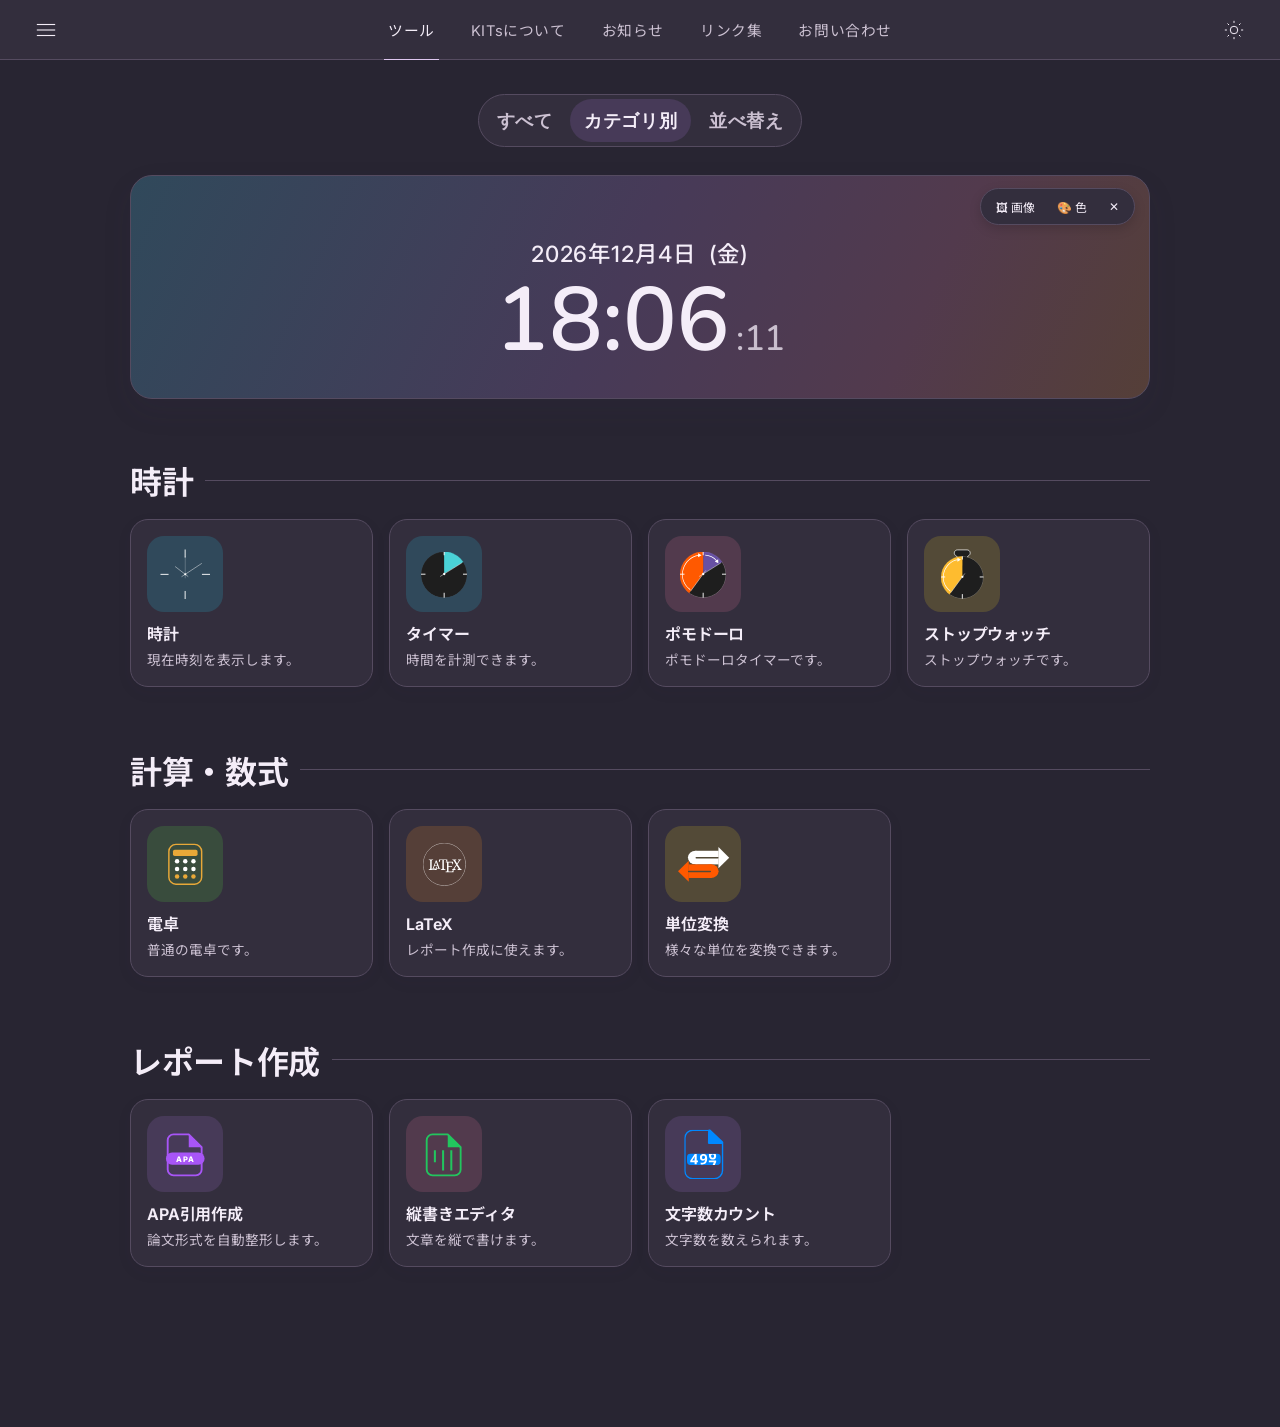
<file: index.html>
<!DOCTYPE html>
<html lang="ja">
<head>
  <meta charset="UTF-8" />
  <meta name="viewport" content="width=device-width, initial-scale=1.0" />
  <title>Tools Hub | KITs (kits-tools.net)</title>
  
  <link rel="preconnect" href="https://fonts.googleapis.com">
  <link rel="preconnect" href="https://fonts.gstatic.com" crossorigin>
  <link href="https://fonts.googleapis.com/css2?family=Nunito:wght@500;600;700&family=Inter:wght@200;300;400;500;600&family=JetBrains+Mono:wght@400;500&family=Noto+Sans+JP:wght@300;400;500&display=swap" rel="stylesheet">
  <link rel="stylesheet" href="css/style.css">

  <script>
    (function() {
      const savedTheme = localStorage.getItem('tools_theme');
      if (savedTheme === 'light') document.documentElement.classList.add('light');
    })();
  </script>
  <link rel="stylesheet" href="css/navigation.css">
  <link rel="stylesheet" href="css/pastel.css">
</head>
<body class="tools-page">

  <header class="header">
    <button class="menu-btn" aria-label="Menu">
      <svg width="22" height="22" viewBox="0 0 24 24" stroke="currentColor" stroke-width="1.2" fill="none">
        <line x1="2" y1="6" x2="22" y2="6"></line>
        <line x1="2" y1="12" x2="22" y2="12"></line>
        <line x1="2" y1="18" x2="22" y2="18"></line>
      </svg>
    </button>

    <nav class="main-nav">
      <a href="index.html" class="nav-link active">ツール</a>
      <a href="about.html" class="nav-link">KITsについて</a>
      <a href="news.html" class="nav-link">お知らせ</a>
      <a href="links.html" class="nav-link">リンク集</a>
      <a href="contact.html" class="nav-link">お問い合わせ</a>
    </nav>

    <button class="theme-btn" id="themeBtn" aria-label="表示テーマを切り替える">
      <svg width="20" height="20" viewBox="0 0 24 24" fill="none" stroke="currentColor" stroke-width="1.2">
        <circle cx="12" cy="12" r="4.5"></circle>
        <line x1="12" y1="1" x2="12" y2="3.5"></line>
        <line x1="12" y1="20.5" x2="12" y2="23"></line>
        <line x1="4.22" y1="4.22" x2="6" y2="6"></line>
        <line x1="18" y1="18" x2="19.78" y2="19.78"></line>
        <line x1="1" y1="12" x2="3.5" y2="12"></line>
        <line x1="20.5" y1="12" x2="23" y2="12"></line>
        <line x1="4.22" y1="19.78" x2="6" y2="18"></line>
        <line x1="18" y1="6" x2="19.78" y2="4.22"></line>
      </svg>
    </button>
  </header>

<!-- サブナビゲーション -->
  <div class="sub-nav-wrapper">
    <div class="sub-nav">
      <button class="sub-link" data-tab="all">すべて</button>
      <button class="sub-link active" data-tab="category">カテゴリ別</button>
      <button class="sub-link" data-tab="custom">並べ替え</button>
    </div>

    <!-- ✦ 時計ウィジェット（ワイド＆画像高度カスタマイズ対応） ✦ -->
    <div class="portal-clock-banner" id="portalClockBanner">
      <div class="banner-overlay"></div>

      <!-- 右上カスタマイズツールバー -->
      <div class="banner-toolbar">
        <input type="file" id="portalBgInput" accept="image/*" style="display: none;">
        <button class="banner-btn" id="btnPortalUpload" title="好きな背景画像を設定">🖼 画像</button>

        <!-- 画像がある時だけ現れるボタン -->
        <button class="banner-btn bg-ctrl-btn" id="btnPortalBlur" title="ぼかしの切り替え" style="display: none;">✨ ぼかし</button>
        <button class="banner-btn bg-ctrl-btn" id="btnPortalPos" title="ドラッグで画像位置を移動" style="display: none;">📍 位置</button>

        <input type="color" id="portalColorPicker" value="#121214" style="display: none;">
        <button class="banner-btn" id="btnPortalColor" title="ページ全体の背景色を変更">🎨 色</button>

        <button class="banner-btn" id="btnPortalReset" title="初期状態に戻す">✕</button>
      </div>

      <!-- 位置調整中の操作ガイド（ドラッグ時に表示） -->
      <div class="pos-guide-chip" id="posGuideChip">ドラッグして画像を移動（もう一度「📍 位置」を押して確定）</div>

      <div class="banner-content">
        <!-- 年月日・曜日 -->
        <div class="banner-date-area">
          <div class="banner-date-main" id="portalDateMain">----年--月--日 (--)</div>
        </div>

        <!-- デジタル時計 -->
        <div class="banner-time-area">
          <span class="banner-time-main" id="portalTimeMain">00:00</span>
          <span class="banner-time-sec" id="portalTimeSec">:00</span>
        </div>
      </div>
    </div>
    

    <div class="custom-toolbar" id="customToolbar">
      <span>✦ ドラッグ＆ドロップで配置を変更できます</span>
      <button class="reset-btn" id="resetOrderBtn">配置をリセット</button>
    </div>
  </div>

  <main class="container">
    <!-- Time -->
    <section class="section category-section" data-cat="time">
      <div class="section-header">
        <h2 class="section-title">時計</h2>
        <div class="section-line"></div>
      </div>

      <div class="tools-grid" id="grid-time">
        <!-- 1. Time -->
        <a href="time.html" class="tool-item" data-id="time" data-origin="time">
          <div class="icon-box">
            <svg viewBox="70.5 493.5 254 254" fill="none">
              <line x1="210.389" y1="630.792" x2="153.389" y2="586.792" class="svg-main-stroke" stroke-width="2"/>
              <line x1="90" y1="621" x2="125" y2="621" class="svg-main-stroke" stroke-width="4"/>
              <line x1="270" y1="621" x2="305" y2="621" class="svg-main-stroke" stroke-width="4"/>
              <line x1="197" y1="728" x2="197" y2="693" class="svg-main-stroke" stroke-width="4"/>
              <line x1="197" y1="548" x2="197" y2="513" class="svg-main-stroke" stroke-width="4"/>
              <line x1="197.5" y1="638" x2="197.5" y2="542" class="svg-main-stroke"/>
              <line x1="181.45" y1="631.165" x2="269.45" y2="573.165" class="svg-main-stroke" stroke-width="2"/>
              <circle cx="197.5" cy="620.5" r="4.5" class="svg-main-fill"/>
            </svg>
          </div>
          <div class="tool-title">時計</div>
          <div class="tool-desc">現在時刻を表示します。</div>
        </a>

        <!-- 2. Timer -->
        <a href="timer.html" class="tool-item" data-id="timer" data-origin="time">
          <div class="icon-box">
            <svg viewBox="419.5 493.5 254 254" fill="none">
              <mask id="timer_mask" style="mask-type:alpha" maskUnits="userSpaceOnUse" x="445" y="522" width="201" height="201">
                <circle cx="545.5" cy="622.5" r="100" fill="#4AD2D7" stroke="white"/>
              </mask>
              <g mask="url(#timer_mask)">
                <circle cx="545.5" cy="622.5" r="100.5" fill="var(--clock-face)"/>
                <circle cx="545.5" cy="622.5" r="100" class="svg-muted-stroke"/>
                <path d="M546.149 618.55L545.597 498.642L648.18 555.559L546.149 618.55Z" fill="#4AD2D7"/>
                <line x1="425.585" y1="620.195" x2="464.914" y2="620.195" class="svg-main-stroke" stroke-width="4"/>
                <line x1="627.849" y1="620.195" x2="667.178" y2="620.195" class="svg-main-stroke" stroke-width="4"/>
                <line x1="546.067" y1="740.183" x2="546.067" y2="700.854" class="svg-main-stroke" stroke-width="4"/>
                <line x1="546.067" y1="537.919" x2="546.067" y2="498.59" class="svg-main-stroke" stroke-width="4"/>
                <line x1="528.434" y1="630.337" x2="622.629" y2="571.402" class="svg-main-stroke" stroke-width="2"/>
                <circle cx="546.382" cy="619.386" r="5.05659" class="svg-main-fill"/>
              </g>
            </svg>
          </div>
          <div class="tool-title">タイマー</div>
          <div class="tool-desc">時間を計測できます。</div>
        </a>

        <!-- 3. Pomodoro Timer -->
        <a href="pomodoro.html" class="tool-item" data-id="pomodoro" data-origin="time">
          <div class="icon-box">
            <svg viewBox="751.5 493.5 254 254" fill="none">
              <mask id="pomodoro_mask" style="mask-type:alpha" maskUnits="userSpaceOnUse" x="777" y="522" width="201" height="201">
                <circle cx="877.5" cy="622.5" r="100" fill="#D9D9D9" stroke="white"/>
              </mask>
              <g mask="url(#pomodoro_mask)">
                <circle cx="877.5" cy="622.5" r="100" fill="var(--clock-face)" stroke="white"/>
                <path d="M878.15 618.55L877.599 498.641L980.182 555.558L878.15 618.55Z" fill="#6750A4"/>
                <path d="M877.979 619.419L663.673 913.617L879.709 255.445L877.979 619.419Z" fill="#FF5900"/>
                <line x1="757.585" y1="620.195" x2="796.914" y2="620.195" class="svg-main-stroke" stroke-width="4"/>
                <line x1="959.85" y1="620.195" x2="999.179" y2="620.195" class="svg-main-stroke" stroke-width="4"/>
                <line x1="878.067" y1="740.182" x2="878.067" y2="700.853" class="svg-main-stroke" stroke-width="4"/>
                <line x1="878.067" y1="537.919" x2="878.067" y2="498.59" class="svg-main-stroke" stroke-width="4"/>
                <line x1="860.434" y1="630.336" x2="954.629" y2="571.401" class="svg-main-stroke" stroke-width="2"/>
                <path d="M889.712 603.547L823.5 694" class="svg-main-stroke" stroke-width="2"/>
                <circle cx="878.382" cy="619.385" r="5.05659" class="svg-main-fill"/>
                <circle cx="877.5" cy="622.5" r="100" class="svg-muted-stroke"/>
                <path d="M871.157 538.145L856.142 529.51L856.171 546.83L871.157 538.145ZM821.786 687.276L822.706 686.091C789.694 660.442 783.832 625.476 793.524 596.081C803.251 566.579 828.579 542.841 857.828 539.659L857.666 538.168L857.503 536.676C826.861 540.01 800.693 564.754 790.675 595.141C780.621 625.635 786.765 661.966 820.866 688.46L821.786 687.276Z" class="svg-main-fill"/>
              </g>
              <path d="M943.978 573.02L943.115 555.721L928.565 565.118L943.978 573.02ZM887 537.716L886.927 539.215C904.066 540.049 923.358 548.101 935.503 562.642L936.655 561.681L937.806 560.719C925.049 545.445 904.925 537.087 887.073 536.218L887 537.716Z" class="svg-main-fill"/>
            </svg>
          </div>
          <div class="tool-title">ポモドーロ</div>
          <div class="tool-desc">ポモドーロタイマーです。</div>
        </a>

        <!-- 4. Stopwatch -->
        <a href="stopwatch.html" class="tool-item" data-id="stopwatch" data-origin="time">
          <div class="icon-box">
            <svg viewBox="1077.5 493.5 254 254" fill="none">
              <path d="M1213.09 555.979C1208.1 560.089 1200.9 560.089 1195.91 555.979L1174.91 538.668C1165.14 530.614 1170.83 514.75 1183.5 514.75H1225.5C1238.17 514.75 1243.86 530.614 1234.09 538.668L1213.09 555.979Z" fill="var(--clock-face)" class="svg-main-stroke" stroke-width="3"/>
              <mask id="stopwatch_mask" style="mask-type:alpha" maskUnits="userSpaceOnUse" x="1112" y="542" width="185" height="185">
                <circle cx="1204.5" cy="634.5" r="92" fill="#D9D9D9" stroke="white"/>
              </mask>
              <g mask="url(#stopwatch_mask)">
                <circle cx="1204.5" cy="634.5" r="92" fill="var(--clock-face)" stroke="white"/>
                <path d="M1204.94 631.664L1007.69 902.444L1206.53 296.663L1204.94 631.664Z" fill="#FEBC2F"/>
                <line x1="1094.13" y1="632.219" x2="1130.33" y2="632.219" class="svg-main-stroke" stroke-width="4"/>
                <line x1="1280.29" y1="632.219" x2="1316.49" y2="632.219" class="svg-main-stroke" stroke-width="4"/>
                <line x1="1204.86" y1="742.814" x2="1204.86" y2="706.616" class="svg-main-stroke" stroke-width="4"/>
                <line x1="1204.86" y1="556.652" x2="1204.86" y2="520.454" class="svg-main-stroke" stroke-width="4"/>
                <path d="M1215.74 617.056L1154.8 700.308" class="svg-main-stroke" stroke-width="2"/>
                <circle cx="1205.31" cy="631.633" r="4.65408" class="svg-main-fill"/>
                <circle cx="1204.5" cy="634.5" r="92" class="svg-muted-stroke"/>
                <path d="M1198.66 556.86L1183.57 548.366L1183.76 565.686L1198.66 556.86ZM1153.22 694.12L1154.14 692.935C1124 669.516 1118.49 637.656 1127.15 610.758C1135.84 583.754 1158.75 561.894 1185.34 558.497L1185.15 557.01L1184.96 555.522C1157 559.093 1133.27 581.949 1124.29 609.839C1115.28 637.835 1121.08 671.047 1152.3 695.304L1153.22 694.12Z" class="svg-main-fill"/>
              </g>
            </svg>
          </div>
          <div class="tool-title">ストップウォッチ</div>
          <div class="tool-desc">ストップウォッチです。</div>
        </a>
      </div>
    </section>

    <!-- STEM -->
    <section class="section category-section" data-cat="stem">
      <div class="section-header">
        <h2 class="section-title">計算・数式</h2>
        <div class="section-line"></div>
      </div>

      <div class="tools-grid" id="grid-stem">
        <!-- 1. Calculator -->
        <a href="#calc" class="tool-item" data-id="calc" data-origin="stem">
          <div class="icon-box">
            <svg viewBox="0 0 100 100">
              <rect x="22" y="16" width="56" height="68" rx="12" fill="none" stroke="#e8a838" stroke-width="2.5"/>
              <rect x="29" y="25" width="42" height="11" rx="3" fill="#e8a838"/>
              <circle cx="36" cy="45" r="3.8" class="svg-main-fill"/>
              <circle cx="50" cy="45" r="3.8" class="svg-main-fill"/>
              <circle cx="64" cy="45" r="3.8" class="svg-main-fill"/>
              <circle cx="36" cy="58" r="3.8" class="svg-main-fill"/>
              <circle cx="50" cy="58" r="3.8" class="svg-main-fill"/>
              <circle cx="64" cy="58" r="3.8" class="svg-main-fill"/>
              <circle cx="36" cy="71" r="3.8" fill="#e8a838"/>
              <circle cx="50" cy="71" r="3.8" fill="#e8a838"/>
              <circle cx="64" cy="71" r="3.8" fill="#e8a838"/>
            </svg>
          </div>
          <div class="tool-title">電卓</div>
          <div class="tool-desc">普通の電卓です。</div>
        </a>

        <!-- 2. LaTeX -->
        <a href="#latex" class="tool-item" data-id="latex" data-origin="stem">
          <div class="icon-box">
            <svg viewBox="419.5 1005.5 254 254" fill="none">
              <mask id="latex_mask" style="mask-type:alpha" maskUnits="userSpaceOnUse" x="453" y="1039" width="188" height="188">
                <circle cx="547" cy="1133" r="94" fill="#4AD2D7"/>
              </mask>
              <g mask="url(#latex_mask)">
                <circle cx="547" cy="1133" r="93" class="svg-main-stroke" stroke-width="2"/>
                <path d="M514.188 1143.25L513.75 1157H479.438V1154.31H480.25C481.854 1154.31 483.125 1154.02 484.062 1153.44C485.021 1152.83 485.5 1151.59 485.5 1149.72V1118.59C485.5 1116.72 485.021 1115.49 484.062 1114.91C483.125 1114.3 481.854 1114 480.25 1114H479.438V1111.31H498.062V1114H497.219C495.677 1114 494.417 1114.28 493.438 1114.84C492.458 1115.39 491.969 1116.55 491.969 1118.34V1153.81H504.594C506.406 1153.81 507.75 1153.23 508.625 1152.06C509.5 1150.9 510.031 1149.55 510.219 1148.03L510.844 1143.25H514.188Z" class="svg-main-fill"/>
                <path d="M551 1114.5H544.781V1149.72C544.781 1151.61 545.26 1152.85 546.219 1153.44C547.177 1154.02 548.448 1154.31 550.031 1154.31H551.5V1157H531.594V1154.31H533.062C534.646 1154.31 535.917 1154.04 536.875 1153.5C537.833 1152.96 538.312 1151.8 538.312 1150.03V1114.5H532.188C530.396 1114.5 529.115 1114.99 528.344 1115.97C527.594 1116.95 527.125 1118.21 526.938 1119.75L526.594 1122.5H523.281L523.594 1111.31H559.625L559.938 1122.5H556.625L556.312 1119.75C556.125 1118.21 555.646 1116.95 554.875 1115.97C554.104 1114.99 552.812 1114.5 551 1114.5Z" class="svg-main-fill"/>
                <path d="M580.406 1144.66H564.969V1163.81H577.312C579.229 1163.81 580.667 1163.32 581.625 1162.34C582.583 1161.36 583.177 1160.1 583.406 1158.56L583.844 1155.81H587.188L586.75 1167H552.438V1164.31H553.25C554.833 1164.31 556.104 1164.04 557.062 1163.5C558.021 1162.96 558.5 1161.8 558.5 1160.03V1128.59C558.5 1126.72 558.021 1125.49 557.062 1124.91C556.125 1124.3 554.854 1124 553.25 1124H552.438V1121.31H584.688L585 1132.5H581.688L581.375 1129.75C581.188 1128.21 580.656 1126.95 579.781 1125.97C578.906 1124.99 577.552 1124.5 575.719 1124.5H564.969V1141.53H580.406V1144.66Z" class="svg-main-fill"/>
                <path d="M609.812 1115.84C609.812 1115.07 609.479 1114.57 608.812 1114.34C608.146 1114.11 607.333 1114 606.375 1114H606.188V1111.31H620.188V1114H619.625C618.292 1114 617.177 1114.36 616.281 1115.09C615.385 1115.82 614.385 1116.99 613.281 1118.59L604 1131.97L615.781 1150.91C616.719 1152.16 617.604 1153.04 618.438 1153.56C619.271 1154.06 620.094 1154.31 620.906 1154.31H621.719V1157H604.438V1154.31H604.781C607.323 1154.31 608.594 1153.6 608.594 1152.19C608.594 1151.62 608.417 1151.04 608.062 1150.44C607.729 1149.81 607.208 1148.93 606.5 1147.78L600.156 1137.59L593.062 1148.09C592.729 1148.59 592.365 1149.26 591.969 1150.09C591.594 1150.93 591.406 1151.67 591.406 1152.31C591.406 1153.65 592.792 1154.31 595.562 1154.31H595.75V1157H580.5V1154.31H580.906C582.49 1154.31 583.719 1153.96 584.594 1153.25C585.49 1152.54 586.479 1151.41 587.562 1149.84L598.25 1134.53L587.688 1117.38C586.917 1116.15 586.042 1115.28 585.062 1114.78C584.104 1114.26 583.146 1114 582.188 1114H581.344V1111.31H598.688V1114H598.5C596.062 1114 594.844 1114.61 594.844 1115.84C594.844 1116.34 594.948 1116.88 595.156 1117.44C595.385 1117.98 595.792 1118.71 596.375 1119.62L602.156 1128.97L608.219 1119.75C608.698 1119.02 609.083 1118.33 609.375 1117.69C609.667 1117.04 609.812 1116.43 609.812 1115.84Z" class="svg-main-fill"/>
                <path d="M519.244 1145.65L517.242 1140.06H504.107L502.203 1145.31C501.894 1146.14 501.739 1146.86 501.739 1147.46C501.739 1149.09 502.846 1149.9 505.06 1149.9H506.207V1152H494V1149.9H494.952C496.01 1149.9 496.767 1149.62 497.223 1149.05C497.695 1148.46 498.207 1147.44 498.761 1145.99L509.845 1116.31H513.751L525.055 1147.24C525.429 1148.25 525.86 1148.95 526.349 1149.34C526.837 1149.71 527.586 1149.9 528.595 1149.9H529.254V1152H515.509V1149.9H516.656C518.658 1149.9 519.659 1149.1 519.659 1147.51C519.659 1147.23 519.618 1146.95 519.537 1146.65C519.472 1146.36 519.374 1146.03 519.244 1145.65ZM505.06 1137.55H516.339L513.238 1128.81C512.717 1127.33 512.237 1125.94 511.798 1124.66C511.375 1123.35 511.025 1122.1 510.748 1120.9C510.553 1121.92 510.235 1123.11 509.796 1124.46C509.373 1125.81 508.925 1127.11 508.453 1128.34L505.06 1137.55Z" class="svg-main-fill"/>
              </g>
            </svg>
          </div>
          <div class="tool-title">LaTeX</div>
          <div class="tool-desc">レポート作成に使えます。</div>
        </a>

        <!-- 3. Unit Conversion -->
        <a href="#unit" class="tool-item" data-id="unit" data-origin="stem">
          <div class="icon-box">
            <svg viewBox="748.5 1005.5 254 254" fill="none">
              <ellipse cx="842" cy="1103.5" rx="33" ry="29.5" class="svg-main-fill"/>
              <rect x="842" y="1074" width="100" height="59" class="svg-main-fill"/>
              <path d="M988 1104L941.5 1149.9V1058.1L988 1104Z" class="svg-main-fill"/>

              <ellipse cx="908.5" cy="1162.5" rx="33.5" ry="29.5" fill="#FF5900"/>
              <rect x="812" y="1133" width="100" height="59" fill="#FF5900"/>
              <path d="M766 1163L812.5 1117.1V1208.9L766 1163Z" fill="#FF5900"/>

              <line x1="845" y1="1104" x2="939" y2="1104" stroke="var(--icon-bg)" stroke-width="6" stroke-linecap="round"/>
              <line x1="812" y1="1164" x2="906" y2="1164" stroke="var(--icon-bg)" stroke-width="6" stroke-linecap="round"/>
            </svg>
          </div>
          <div class="tool-title">単位変換</div>
          <div class="tool-desc">様々な単位を変換できます。</div>
        </a>
      </div>
    </section>

    <!-- Report -->
    <section class="section category-section" data-cat="report">
      <div class="section-header">
        <h2 class="section-title">レポート作成</h2>
        <div class="section-line"></div>
      </div>

      <div class="tools-grid" id="grid-report">
        <!-- 1. APA Style Editor -->
        <a href="apa.html" class="tool-item" data-id="apa" data-origin="report">
          <div class="icon-box">
            <svg viewBox="0 0 100 100">
              <path d="M 30 16 L 56 16 L 78 38 L 78 76 A 10 10 0 0 1 68 86 L 30 86 A 10 10 0 0 1 20 76 L 20 26 A 10 10 0 0 1 30 16 Z" 
                    fill="none" stroke="#a855f7" stroke-width="3.2" stroke-linejoin="round"/>
              <path d="M 56 16 L 78 38 L 56 38 Z" fill="#a855f7"/>
              <rect x="17" y="47" width="66" height="21" rx="10.5" fill="#a855f7"/>
              <text x="50" y="62.5" font-family="'Inter', sans-serif" font-size="13" font-weight="800" fill="#fff" text-anchor="middle" letter-spacing="1">APA</text>
            </svg>
          </div>
          <div class="tool-title">APA引用作成</div>
          <div class="tool-desc">論文形式を自動整形します。</div>
        </a>

        <!-- 2. Tategaki-Editor -->
        <a href="#tategaki" class="tool-item" data-id="tategaki" data-origin="report">
          <div class="icon-box">
            <svg viewBox="0 0 100 100">
              <path d="M 30 16 L 56 16 L 78 38 L 78 76 A 10 10 0 0 1 68 86 L 30 86 A 10 10 0 0 1 20 76 L 20 26 A 10 10 0 0 1 30 16 Z" 
                    fill="none" stroke="#22c55e" stroke-width="3.2" stroke-linejoin="round"/>
              <path d="M 56 16 L 78 38 L 56 38 Z" fill="#22c55e"/>
              <line x1="62" y1="45" x2="62" y2="76" stroke="#22c55e" stroke-width="3.5" stroke-linecap="square"/>
              <line x1="48" y1="45" x2="48" y2="76" stroke="#22c55e" stroke-width="3.5" stroke-linecap="square"/>
              <line x1="34" y1="45" x2="34" y2="62" stroke="#22c55e" stroke-width="3.5" stroke-linecap="square"/>
            </svg>
          </div>
          <div class="tool-title">縦書きエディタ</div>
          <div class="tool-desc">文章を縦で書けます。</div>
        </a>

        <!-- 3. Text Counter -->
        <a href="#counter" class="tool-item" data-id="counter" data-origin="report">
          <div class="icon-box">
            <svg viewBox="748.5 1527.5 254 254" fill="none">
              <mask id="tc_mask0" style="mask-type:alpha" maskUnits="userSpaceOnUse" x="792" y="1547" width="111" height="217">
                <rect x="792.91" y="1547.15" width="109.406" height="216.847" fill="#D9D9D9"/>
              </mask>
              <g mask="url(#tc_mask0)">
                <rect x="795.91" y="1550.15" width="163.292" height="210.847" rx="34" stroke="#0088FF" stroke-width="6"/>
              </g>
              <mask id="tc_mask1" style="mask-type:alpha" maskUnits="userSpaceOnUse" x="868" y="1604" width="104" height="160">
                <rect x="868.919" y="1604.91" width="102.496" height="159.094" fill="#D9D9D9"/>
              </mask>
              <g mask="url(#tc_mask1)">
                <rect x="795.91" y="1550.15" width="163.292" height="210.847" rx="36" stroke="#0088FF" stroke-width="6"/>
              </g>

              <rect x="808.5" y="1655.5" width="139" height="42" rx="11.5" fill="#0088FF" stroke="#0088FF" stroke-width="7"/>

              <path d="M902.052 1610.03C898.599 1610.07 895.791 1607.41 895.826 1604.14L896.379 1552.58C896.434 1547.42 903.039 1544.87 906.901 1548.52L960.838 1599.55C964.7 1603.21 962.003 1609.46 956.542 1609.51L902.052 1610.03Z" fill="#0088FF"/>

              <mask id="tc_mask2" style="mask-type:alpha" maskUnits="userSpaceOnUse" x="805" y="1652" width="146" height="49">
                <rect x="808.5" y="1655.5" width="139" height="42" rx="11.5" fill="#6750A4" stroke="#6750A4" stroke-width="7"/>
              </mask>
              <g mask="url(#tc_mask2)">
                <path d="M852.41 1688.82H847.078V1698H837.964V1688.82H819.054V1682.31L838.46 1653.73H847.078V1681.57H852.41V1688.82ZM837.964 1674.07C837.964 1673.37 837.964 1672.54 837.964 1671.59C838.005 1670.6 838.047 1669.62 838.088 1668.67C838.129 1667.68 838.171 1666.81 838.212 1666.07C838.253 1665.28 838.295 1664.75 838.336 1664.46H838.088C837.716 1665.28 837.323 1666.09 836.91 1666.88C836.497 1667.66 836.001 1668.47 835.422 1669.29L827.3 1681.57H837.964V1674.07ZM892.427 1672.64C892.427 1675.16 892.241 1677.68 891.869 1680.21C891.497 1682.69 890.836 1685.04 889.885 1687.27C888.976 1689.46 887.674 1691.43 885.979 1693.16C884.326 1694.86 882.197 1696.2 879.593 1697.19C877.031 1698.14 873.91 1698.62 870.231 1698.62C869.363 1698.62 868.351 1698.58 867.193 1698.5C866.036 1698.45 865.065 1698.35 864.279 1698.19V1690.68C865.106 1690.85 865.974 1690.99 866.883 1691.12C867.793 1691.24 868.702 1691.3 869.611 1691.3C872.381 1691.3 874.654 1690.97 876.431 1690.31C878.25 1689.65 879.676 1688.7 880.709 1687.46C881.743 1686.22 882.487 1684.75 882.941 1683.06C883.437 1681.36 883.727 1679.5 883.809 1677.48H883.437C882.859 1678.43 882.156 1679.3 881.329 1680.08C880.544 1680.87 879.531 1681.49 878.291 1681.94C877.093 1682.4 875.543 1682.62 873.641 1682.62C871.12 1682.62 868.929 1682.09 867.069 1681.01C865.209 1679.9 863.763 1678.3 862.729 1676.24C861.696 1674.13 861.179 1671.59 861.179 1668.61C861.179 1665.39 861.779 1662.64 862.977 1660.37C864.217 1658.05 865.974 1656.29 868.247 1655.1C870.521 1653.86 873.187 1653.24 876.245 1653.24C878.519 1653.24 880.627 1653.63 882.569 1654.41C884.553 1655.2 886.269 1656.4 887.715 1658.01C889.203 1659.58 890.361 1661.59 891.187 1664.02C892.014 1666.46 892.427 1669.34 892.427 1672.64ZM876.431 1660.74C874.613 1660.74 873.125 1661.36 871.967 1662.6C870.81 1663.84 870.231 1665.8 870.231 1668.49C870.231 1670.64 870.727 1672.33 871.719 1673.57C872.711 1674.81 874.22 1675.43 876.245 1675.43C877.651 1675.43 878.849 1675.12 879.841 1674.5C880.875 1673.88 881.681 1673.12 882.259 1672.21C882.838 1671.26 883.127 1670.29 883.127 1669.29C883.127 1668.26 882.983 1667.25 882.693 1666.26C882.404 1665.22 881.97 1664.29 881.391 1663.47C880.854 1662.64 880.172 1661.98 879.345 1661.48C878.519 1660.99 877.547 1660.74 876.431 1660.74Z" fill="white"/>
                <path d="M900.17 1658.21C900.17 1655.65 900.356 1653.13 900.728 1650.65C901.1 1648.17 901.741 1645.83 902.65 1643.64C903.601 1641.41 904.903 1639.45 906.556 1637.75C908.251 1636.02 910.379 1634.67 912.942 1633.72C915.546 1632.73 918.687 1632.24 922.366 1632.24C923.234 1632.24 924.247 1632.28 925.404 1632.36C926.561 1632.4 927.533 1632.5 928.318 1632.67V1640.17C927.533 1639.97 926.665 1639.82 925.714 1639.74C924.805 1639.61 923.895 1639.55 922.986 1639.55C920.217 1639.55 917.923 1639.88 916.104 1640.54C914.327 1641.21 912.921 1642.16 911.888 1643.4C910.855 1644.64 910.09 1646.1 909.594 1647.8C909.139 1649.45 908.871 1651.31 908.788 1653.38H909.16C909.739 1652.39 910.441 1651.52 911.268 1650.77C912.136 1649.99 913.19 1649.37 914.43 1648.91C915.67 1648.46 917.117 1648.23 918.77 1648.23C921.374 1648.23 923.606 1648.79 925.466 1649.91C927.367 1650.98 928.835 1652.57 929.868 1654.68C930.901 1656.75 931.418 1659.27 931.418 1662.24C931.418 1665.43 930.798 1668.18 929.558 1670.49C928.359 1672.8 926.623 1674.58 924.35 1675.82C922.118 1677.02 919.452 1677.62 916.352 1677.62C914.079 1677.62 911.95 1677.23 909.966 1676.44C908.023 1675.66 906.308 1674.48 904.82 1672.91C903.373 1671.3 902.237 1669.27 901.41 1666.83C900.583 1664.39 900.17 1661.52 900.17 1658.21ZM916.166 1670.12C917.985 1670.12 919.473 1669.5 920.63 1668.26C921.787 1666.98 922.366 1665.01 922.366 1662.37C922.366 1660.22 921.87 1658.52 920.878 1657.28C919.886 1656.04 918.377 1655.42 916.352 1655.42C914.988 1655.42 913.789 1655.73 912.756 1656.35C911.723 1656.93 910.917 1657.7 910.338 1658.65C909.759 1659.6 909.47 1660.57 909.47 1661.56C909.47 1662.6 909.615 1663.63 909.904 1664.66C910.193 1665.65 910.607 1666.56 911.144 1667.39C911.723 1668.22 912.425 1668.88 913.252 1669.37C914.079 1669.87 915.05 1670.12 916.166 1670.12Z" fill="white"/>
                <path d="M904.882 1726L921.498 1689.61H899.674V1681.73H931.418V1687.62L914.678 1726H904.882Z" fill="white"/>
              </g>
            </svg>
          </div>
          <div class="tool-title">文字数カウント</div>
          <div class="tool-desc">文字数を数えられます。</div>
        </a>
      </div>
    </section>

    <div id="flatViewContainer" style="display: none;">
      <div class="tools-grid" id="flatGrid"></div>
    </div>
  </main>

  <script src="js/theme.js"></script>
  <script src="js/main.js"></script>
  <script src="js/navigation.js"></script>
</body>
</html>
</file>
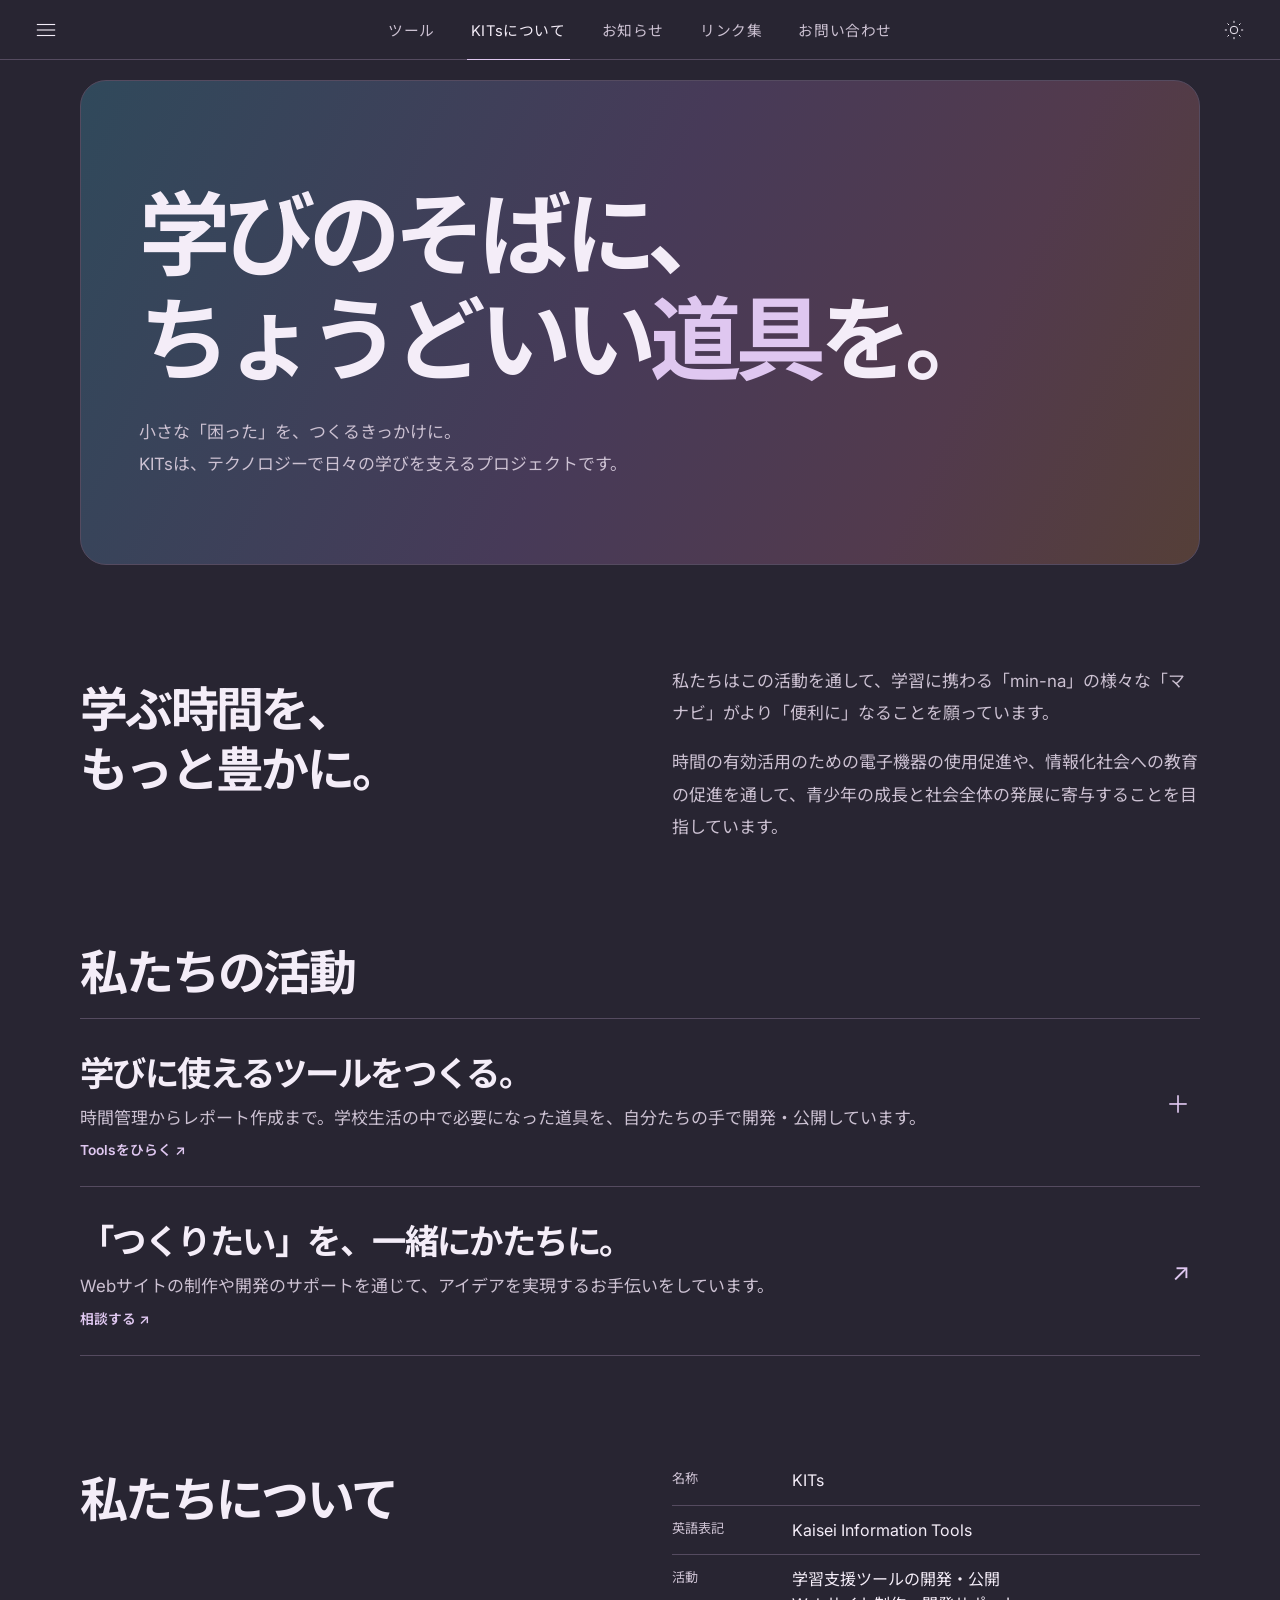
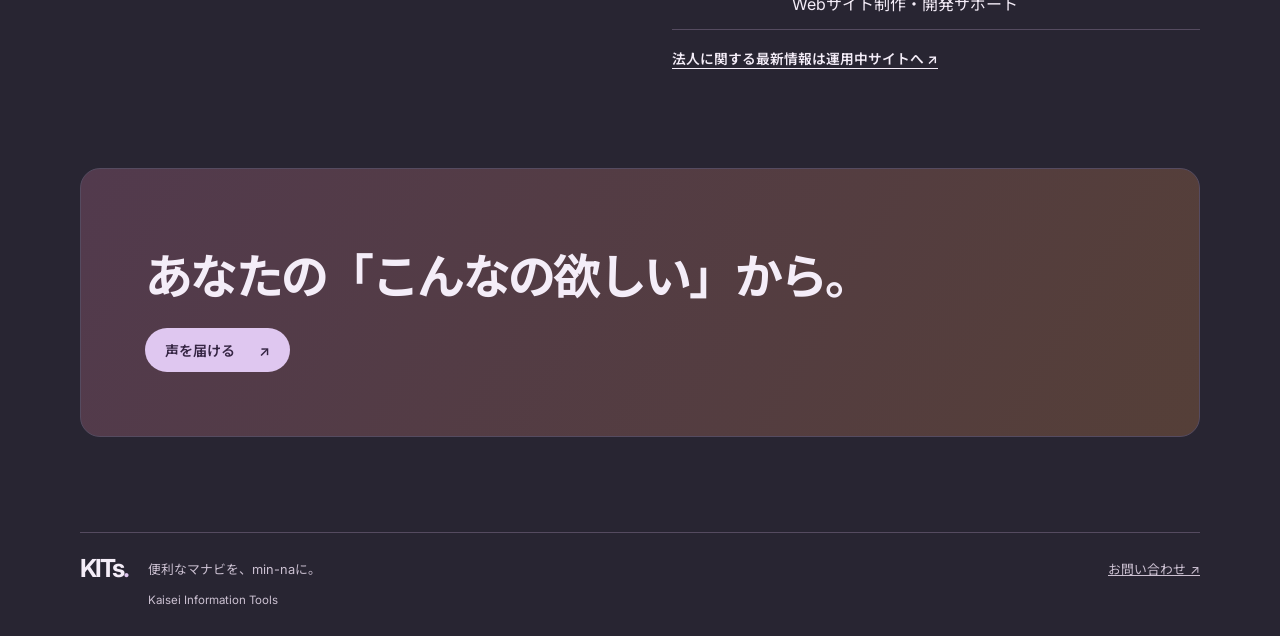
<file: about.html>
<!DOCTYPE html>
<html lang="ja">
<head>
  <meta charset="UTF-8" />
  <meta name="viewport" content="width=device-width, initial-scale=1.0" />
  <title>About | KITs (kits-tools.net)</title>
  
  <link rel="preconnect" href="https://fonts.googleapis.com">
  <link rel="preconnect" href="https://fonts.gstatic.com" crossorigin>
  <link href="https://fonts.googleapis.com/css2?family=Inter:wght@200;300;400;500;600&family=JetBrains+Mono:wght@300;400;500&family=Noto+Sans+JP:wght@300;400;500&display=swap" rel="stylesheet">
  <link rel="stylesheet" href="css/style.css">

  <script>
    (function() {
      const savedTheme = localStorage.getItem('tools_theme');
      if (savedTheme === 'light') document.documentElement.classList.add('light');
    })();
  </script>
<link rel="stylesheet" href="css/pages.css">
<link rel="stylesheet" href="css/navigation.css">
  <link rel="stylesheet" href="css/pastel.css">
</head>
<body class="info-page"><a class="skip-link" href="#main">本文へ移動</a>  <header class="header">
    <button class="menu-btn" aria-label="メニューを開く">
      <svg width="22" height="22" viewBox="0 0 24 24" stroke="currentColor" stroke-width="1.2" fill="none">
        <line x1="2" y1="6" x2="22" y2="6"></line>
        <line x1="2" y1="12" x2="22" y2="12"></line>
        <line x1="2" y1="18" x2="22" y2="18"></line>
      </svg>
    </button>

    <nav class="main-nav">
      <a href="index.html" class="nav-link">ツール</a>
      <a href="about.html" class="nav-link active">KITsについて</a>
      <a href="news.html" class="nav-link">お知らせ</a>
      <a href="links.html" class="nav-link">リンク集</a>
      <a href="contact.html" class="nav-link">お問い合わせ</a>
    </nav>

    <button class="theme-btn" id="themeBtn" aria-label="表示テーマを切り替える">
      <svg width="20" height="20" viewBox="0 0 24 24" fill="none" stroke="currentColor" stroke-width="1.2">
        <circle cx="12" cy="12" r="4.5"></circle>
        <line x1="12" y1="1" x2="12" y2="3.5"></line>
        <line x1="12" y1="20.5" x2="12" y2="23"></line>
        <line x1="4.22" y1="4.22" x2="6" y2="6"></line>
        <line x1="18" y1="18" x2="19.78" y2="19.78"></line>
        <line x1="1" y1="12" x2="3.5" y2="12"></line>
        <line x1="20.5" y1="12" x2="23" y2="12"></line>
        <line x1="4.22" y1="19.78" x2="6" y2="18"></line>
        <line x1="18" y1="6" x2="19.78" y2="4.22"></line>
      </svg>
    </button>
  </header>
<main id="main" class="page-wrap">
<section class="page-hero about-hero">
  <h1>学びのそばに、<br>ちょうどいい<span class="accent">道具</span>を。</h1><p class="intro">小さな「困った」を、つくるきっかけに。<br>KITsは、テクノロジーで日々の学びを支えるプロジェクトです。</p>
</section>
<section class="editorial" id="mission"><div><h2>学ぶ時間を、<br>もっと豊かに。</h2></div><div class="prose"><p>私たちはこの活動を通して、学習に携わる「min-na」の様々な「マナビ」がより「便利に」なることを願っています。</p><p>時間の有効活用のための電子機器の使用促進や、情報化社会への教育の促進を通して、青少年の成長と社会全体の発展に寄与することを目指しています。</p></div>
</section>
<section class="activities" id="activities"><h2 class="section-heading">私たちの活動</h2><a class="activity" href="index.html"><div><h3>学びに使えるツールをつくる。</h3><p>時間管理からレポート作成まで。学校生活の中で必要になった道具を、自分たちの手で開発・公開しています。</p><span class="small-link">Toolsをひらく ↗</span></div><span class="activity-icon">＋</span></a><a class="activity" href="contact.html"><div><h3>「つくりたい」を、一緒にかたちに。</h3><p>Webサイトの制作や開発のサポートを通じて、アイデアを実現するお手伝いをしています。</p><span class="small-link">相談する ↗</span></div><span class="activity-icon">↗</span></a>
</section>
<section class="editorial" id="organization"><div><h2>私たちについて</h2></div><div>
<dl class="org-list"><div><dt>名称</dt><dd>KITs</dd></div><div><dt>英語表記</dt><dd>Kaisei Information Tools</dd></div><div><dt>活動</dt><dd>学習支援ツールの開発・公開<br>Webサイト制作・開発サポート</dd></div>
</dl><a class="text-link" href="https://www.kits-tools.net/about.html" target="_blank" rel="noopener noreferrer">法人に関する最新情報は運用中サイトへ ↗</a></div>
</section>
<section class="cta"><h2>あなたの「こんなの欲しい」から。</h2><a class="pill" href="contact.html">声を届ける <span>↗</span></a>
</section>
<footer class="site-footer"><a class="wordmark" href="index.html">KITs<span>.</span></a><p>便利なマナビを、min-naに。</p><a href="contact.html">お問い合わせ ↗</a><span>Kaisei Information Tools</span>
</footer>
</main>
<script src="js/theme.js">
</script>
<script src="js/navigation.js">
</script>
<script src="js/pages.js">
</script>
</body></html>
</file>
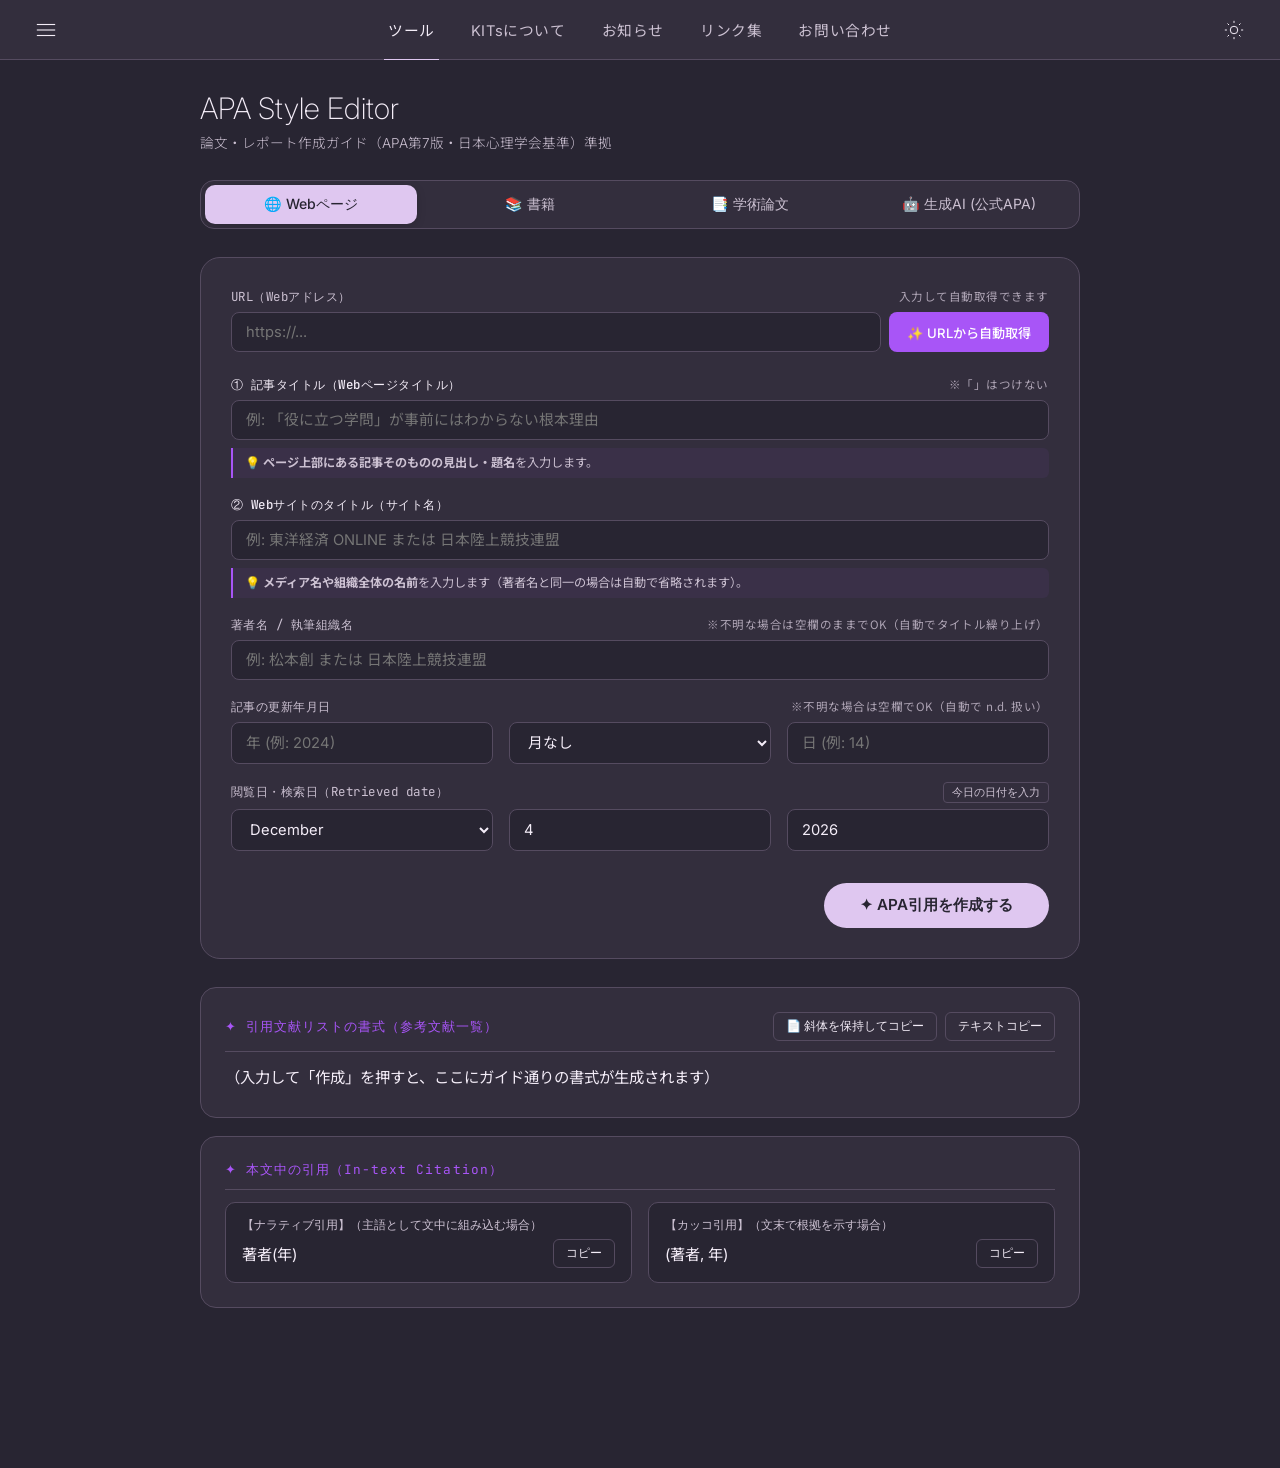
<file: apa.html>
<!DOCTYPE html>
<html lang="ja">
<head>
  <meta charset="UTF-8" />
  <meta name="viewport" content="width=device-width, initial-scale=1.0" />
  <title>APA Style Editor | KITs (kits-tools.net)</title>
  
  <link rel="preconnect" href="https://fonts.googleapis.com">
  <link rel="preconnect" href="https://fonts.gstatic.com" crossorigin>
  <link href="https://fonts.googleapis.com/css2?family=Inter:wght@200;300;400;500;600&family=JetBrains+Mono:wght@300;400;500&family=Noto+Sans+JP:wght@300;400;500&display=swap" rel="stylesheet">
  <link rel="stylesheet" href="css/style.css">
  <link rel="stylesheet" href="css/apa.css">

  <script>
    (function() {
      const savedTheme = localStorage.getItem('tools_theme');
      if (savedTheme === 'light') document.documentElement.classList.add('light');
    })();
  </script>
  <link rel="stylesheet" href="css/navigation.css">
  <link rel="stylesheet" href="css/pastel.css">
</head>
<body class="tool-detail-page">

  <!-- メインヘッダー -->
  <header class="header">
    <button class="menu-btn" aria-label="Menu">
      <svg width="22" height="22" viewBox="0 0 24 24" stroke="currentColor" stroke-width="1.2" fill="none">
        <line x1="2" y1="6" x2="22" y2="6"></line>
        <line x1="2" y1="12" x2="22" y2="12"></line>
        <line x1="2" y1="18" x2="22" y2="18"></line>
      </svg>
    </button>

    <nav class="main-nav">
      <a href="index.html" class="nav-link active">ツール</a>
      <a href="about.html" class="nav-link">KITsについて</a>
      <a href="news.html" class="nav-link">お知らせ</a>
      <a href="links.html" class="nav-link">リンク集</a>
      <a href="contact.html" class="nav-link">お問い合わせ</a>
    </nav>

    <button class="theme-btn" id="themeBtn" aria-label="表示テーマを切り替える">
      <svg width="20" height="20" viewBox="0 0 24 24" fill="none" stroke="currentColor" stroke-width="1.2">
        <circle cx="12" cy="12" r="4.5"></circle>
        <line x1="12" y1="1" x2="12" y2="3.5"></line>
        <line x1="12" y1="20.5" x2="12" y2="23"></line>
        <line x1="4.22" y1="4.22" x2="6" y2="6"></line>
        <line x1="18" y1="18" x2="19.78" y2="19.78"></line>
        <line x1="1" y1="12" x2="3.5" y2="12"></line>
        <line x1="20.5" y1="12" x2="23" y2="12"></line>
        <line x1="4.22" y1="19.78" x2="6" y2="18"></line>
        <line x1="18" y1="6" x2="19.78" y2="4.22"></line>
      </svg>
    </button>
  </header>

  <main class="container">
    <div class="apa-container">

      <div>
        <h1 style="font-size: 1.85rem; font-weight: 200; margin-bottom: 6px;">APA Style Editor</h1>
        <p style="font-size: 0.85rem; color: var(--text-sub); font-weight: 300;">
          論文・レポート作成ガイド（APA第7版・日本心理学会基準）準拠
        </p>
      </div>

      <!-- メディア種別セレクター -->
      <div class="media-tabs">
        <button class="media-tab active" data-media="web">🌐 Webページ</button>
        <button class="media-tab" data-media="book">📚 書籍</button>
        <button class="media-tab" data-media="journal">📑 学術論文</button>
        <button class="media-tab" data-media="ai">🤖 生成AI (公式APA)</button>
      </div>

      <!-- ─── 入力フォームパネル ─── -->
      <div class="form-panel">

        <!-- ==================== 1. Webページ用フォーム ==================== -->
        <div class="media-form-group" id="formWeb">
          <!-- URL入力 & 自動取得 -->
          <div class="form-row">
            <label class="form-label">
              <span>URL（Webアドレス）</span>
              <span class="hint">入力して自動取得できます</span>
            </label>
            <div style="display: flex; gap: 8px;">
              <input type="url" id="webUrl" class="form-input" style="flex: 1;" placeholder="https://..." />
              <button type="button" class="btn-fetch" id="btnAutoFetch">✨ URLから自動取得</button>
            </div>
            <span id="fetchStatus" class="fetch-status-msg"></span>
          </div>

          <!-- ① 記事タイトル -->
          <div class="form-row">
            <label class="form-label">
              <span style="color: var(--text-main); font-weight: 500;">① 記事タイトル（Webページタイトル）</span>
              <span class="hint">※「」はつけない</span>
            </label>
            <input type="text" id="webTitle" class="form-input" placeholder="例: 「役に立つ学問」が事前にはわからない根本理由" />
            <div class="field-explanation">
              💡 <strong>ページ上部にある記事そのものの見出し・題名</strong>を入力します。
            </div>
          </div>

          <!-- ② サイト名 -->
          <div class="form-row">
            <label class="form-label">
              <span style="color: var(--text-main); font-weight: 500;">② Webサイトのタイトル（サイト名）</span>
            </label>
            <input type="text" id="webSiteName" class="form-input" placeholder="例: 東洋経済 ONLINE または 日本陸上競技連盟" />
            <div class="field-explanation">
              💡 <strong>メディア名や組織全体の名前</strong>を入力します（著者名と同一の場合は自動で省略されます）。
            </div>
          </div>

          <!-- 著者名 -->
          <div class="form-row">
            <label class="form-label">
              <span>著者名 / 執筆組織名</span>
              <span class="hint">※不明な場合は空欄のままでOK（自動でタイトル繰り上げ）</span>
            </label>
            <input type="text" id="webAuthor" class="form-input" placeholder="例: 松本創 または 日本陸上競技連盟" />
          </div>

          <!-- 更新日 -->
          <div class="form-row">
            <label class="form-label">
              <span>記事の更新年月日</span>
              <span class="hint">※不明な場合は空欄でOK（自動で n.d. 扱い）</span>
            </label>
            <div class="form-grid-3">
              <input type="number" id="webYear" class="form-input" placeholder="年 (例: 2024)" min="1900" max="2099" />
              <select id="webMonth" class="form-select">
                <option value="">月なし</option>
                <option value="January">1月 (January)</option>
                <option value="February">2月 (February)</option>
                <option value="March">3月 (March)</option>
                <option value="April">4月 (April)</option>
                <option value="May">5月 (May)</option>
                <option value="June">6月 (June)</option>
                <option value="July">7月 (July)</option>
                <option value="August">8月 (August)</option>
                <option value="September">9月 (September)</option>
                <option value="October">10月 (October)</option>
                <option value="November">11月 (November)</option>
                <option value="December">12月 (December)</option>
              </select>
              <input type="number" id="webDay" class="form-input" placeholder="日 (例: 14)" min="1" max="31" />
            </div>
          </div>

          <!-- 検索日（Retrieved） -->
          <div class="form-row">
            <label class="form-label">
              <span>閲覧日・検索日（Retrieved date）</span>
              <button type="button" class="btn-mini" id="btnTodayRetrieved">今日の日付を入力</button>
            </label>
            <div class="form-grid-3">
              <select id="retrievedMonth" class="form-select"></select>
              <input type="number" id="retrievedDay" class="form-input" placeholder="日" />
              <input type="number" id="retrievedYear" class="form-input" placeholder="年" />
            </div>
          </div>
        </div>

        <!-- ==================== 2. 書籍用フォーム ==================== -->
        <div class="media-form-group" id="formBook" style="display: none;">
          <div class="form-row">
            <label class="form-label">書籍タイトル</label>
            <input type="text" id="bookTitle" class="form-input" placeholder="例: 大学生のためのリサーチリテラシー入門－研究のための8つの力－" />
          </div>
          <div class="form-row">
            <label class="form-label">
              <span>著者名</span>
              <span class="hint">日本語はフルネーム（連名は「・」）、英語は Surname, I.</span>
            </label>
            <input type="text" id="bookAuthor" class="form-input" placeholder="例: 山田剛史・林創" />
          </div>
          <div class="form-grid-2">
            <div class="form-row">
              <label class="form-label">出版年（西暦）</label>
              <input type="number" id="bookYear" class="form-input" placeholder="例: 2011" />
            </div>
            <div class="form-row">
              <label class="form-label">出版社名</label>
              <input type="text" id="bookPublisher" class="form-input" placeholder="例: ミネルヴァ書房" />
            </div>
          </div>
          <div class="form-grid-2">
            <div class="form-row">
              <label class="form-label">版（初版以外の場合のみ）</label>
              <input type="text" id="bookEdition" class="form-input" placeholder="例: 第2版 または 3rd ed." />
            </div>
            <div class="form-row">
              <label class="form-label">DOI または URL（電子書籍の場合のみ）</label>
              <input type="text" id="bookUrl" class="form-input" placeholder="https://doi.org/..." />
            </div>
          </div>
        </div>

        <!-- ==================== 3. 学術論文用フォーム ==================== -->
        <div class="media-form-group" id="formJournal" style="display: none;">
          <div class="form-row">
            <label class="form-label">
              <span>論文タイトル</span>
              <span class="hint">※論文名は斜体にしません</span>
            </label>
            <input type="text" id="journalArticleTitle" class="form-input" placeholder="例: 空間の印象評価に及ぼすBGMのジャンルと照明の光色の相互作用的影響" />
          </div>
          <div class="form-row">
            <label class="form-label">著者名</label>
            <input type="text" id="journalAuthor" class="form-input" placeholder="例: 後藤靖宏" />
          </div>
          <div class="form-grid-2">
            <div class="form-row">
              <label class="form-label">出版年（西暦）</label>
              <input type="number" id="journalYear" class="form-input" placeholder="例: 2013" />
            </div>
            <div class="form-row">
              <label class="form-label">
                <span>学術誌名（ジャーナル名）</span>
                <span class="hint">※斜体で出力されます</span>
              </label>
              <input type="text" id="journalName" class="form-input" placeholder="例: 北星学園大学文学部北星論集" />
            </div>
          </div>
          <div class="form-grid-2">
            <div class="form-row">
              <label class="form-label">巻数（数字のみ）</label>
              <input type="text" id="journalVolume" class="form-input" placeholder="例: 51" />
            </div>
            <div class="form-row">
              <label class="form-label">ページ番号範囲</label>
              <input type="text" id="journalPages" class="form-input" placeholder="例: 31-43" />
            </div>
          </div>
          <div class="form-row">
            <label class="form-label">DOI または URL</label>
            <input type="text" id="journalDoi" class="form-input" placeholder="https://doi.org/..." />
          </div>
        </div>

        <!-- ==================== 4. 生成AI引用用フォーム ==================== -->
        <div class="media-form-group" id="formAi" style="display: none;">
          <div class="form-grid-2">
            <div class="form-row">
              <label class="form-label">AI開発企業名（著者）</label>
              <input type="text" id="aiAuthor" class="form-input" value="OpenAI" placeholder="OpenAI, Anthropic, Google等" />
            </div>
            <div class="form-row">
              <label class="form-label">利用年（西暦）</label>
              <input type="number" id="aiYear" class="form-input" placeholder="例: 2024" />
            </div>
          </div>
          <div class="form-grid-2">
            <div class="form-row">
              <label class="form-label">モデル名 ＆ バージョン情報</label>
              <input type="text" id="aiModel" class="form-input" placeholder="例: ChatGPT (2024年3月版)" />
            </div>
            <div class="form-row">
              <label class="form-label">モデル説明タグ</label>
              <input type="text" id="aiDesc" class="form-input" value="Large language model" placeholder="Large language model / 大規模言語モデル" />
            </div>
          </div>
          <div class="form-row">
            <label class="form-label">ツールのURL</label>
            <input type="text" id="aiUrl" class="form-input" value="https://chatgpt.com" />
          </div>
        </div>

        <!-- 作成ボタン -->
        <div style="margin-top: 10px; display: flex; justify-content: flex-end;">
          <button type="button" class="btn-create" id="btnGenerate">✦ APA引用を作成する</button>
        </div>

      </div>

      <!-- ─── 出力パネル ─── -->
      <div class="result-section" id="resultSection">
        <!-- 引用文献リスト用 -->
        <div class="result-card">
          <div class="result-header">
            <span class="result-title">✦ 引用文献リストの書式（参考文献一覧）</span>
            <div class="copy-btn-group">
              <button class="btn-copy" id="copyRichBtn">📄 斜体を保持してコピー</button>
              <button class="btn-copy" id="copyPlainBtn">テキストコピー</button>
            </div>
          </div>
          <div class="citation-box" id="citationPreview">
            （入力して「作成」を押すと、ここにガイド通りの書式が生成されます）
          </div>
        </div>

        <!-- 本文中引用 -->
        <div class="result-card">
          <div class="result-header">
            <span class="result-title">✦ 本文中の引用（In-text Citation）</span>
          </div>
          <div class="intext-grid">
            <div class="intext-box">
              <span class="intext-type">【ナラティブ引用】（主語として文中に組み込む場合）</span>
              <div class="intext-text">
                <span id="narrativePreview">著者(年)</span>
                <button class="btn-copy" id="copyNarrativeBtn">コピー</button>
              </div>
            </div>
            <div class="intext-box">
              <span class="intext-type">【カッコ引用】（文末で根拠を示す場合）</span>
              <div class="intext-text">
                <span id="parentheticalPreview">(著者, 年)</span>
                <button class="btn-copy" id="copyParentheticalBtn">コピー</button>
              </div>
            </div>
          </div>
        </div>
      </div>

    </div>
  </main>

  <script src="js/theme.js"></script>
  <script src="js/apa.js"></script>
  <script src="js/navigation.js"></script>
</body>
</html>
</file>
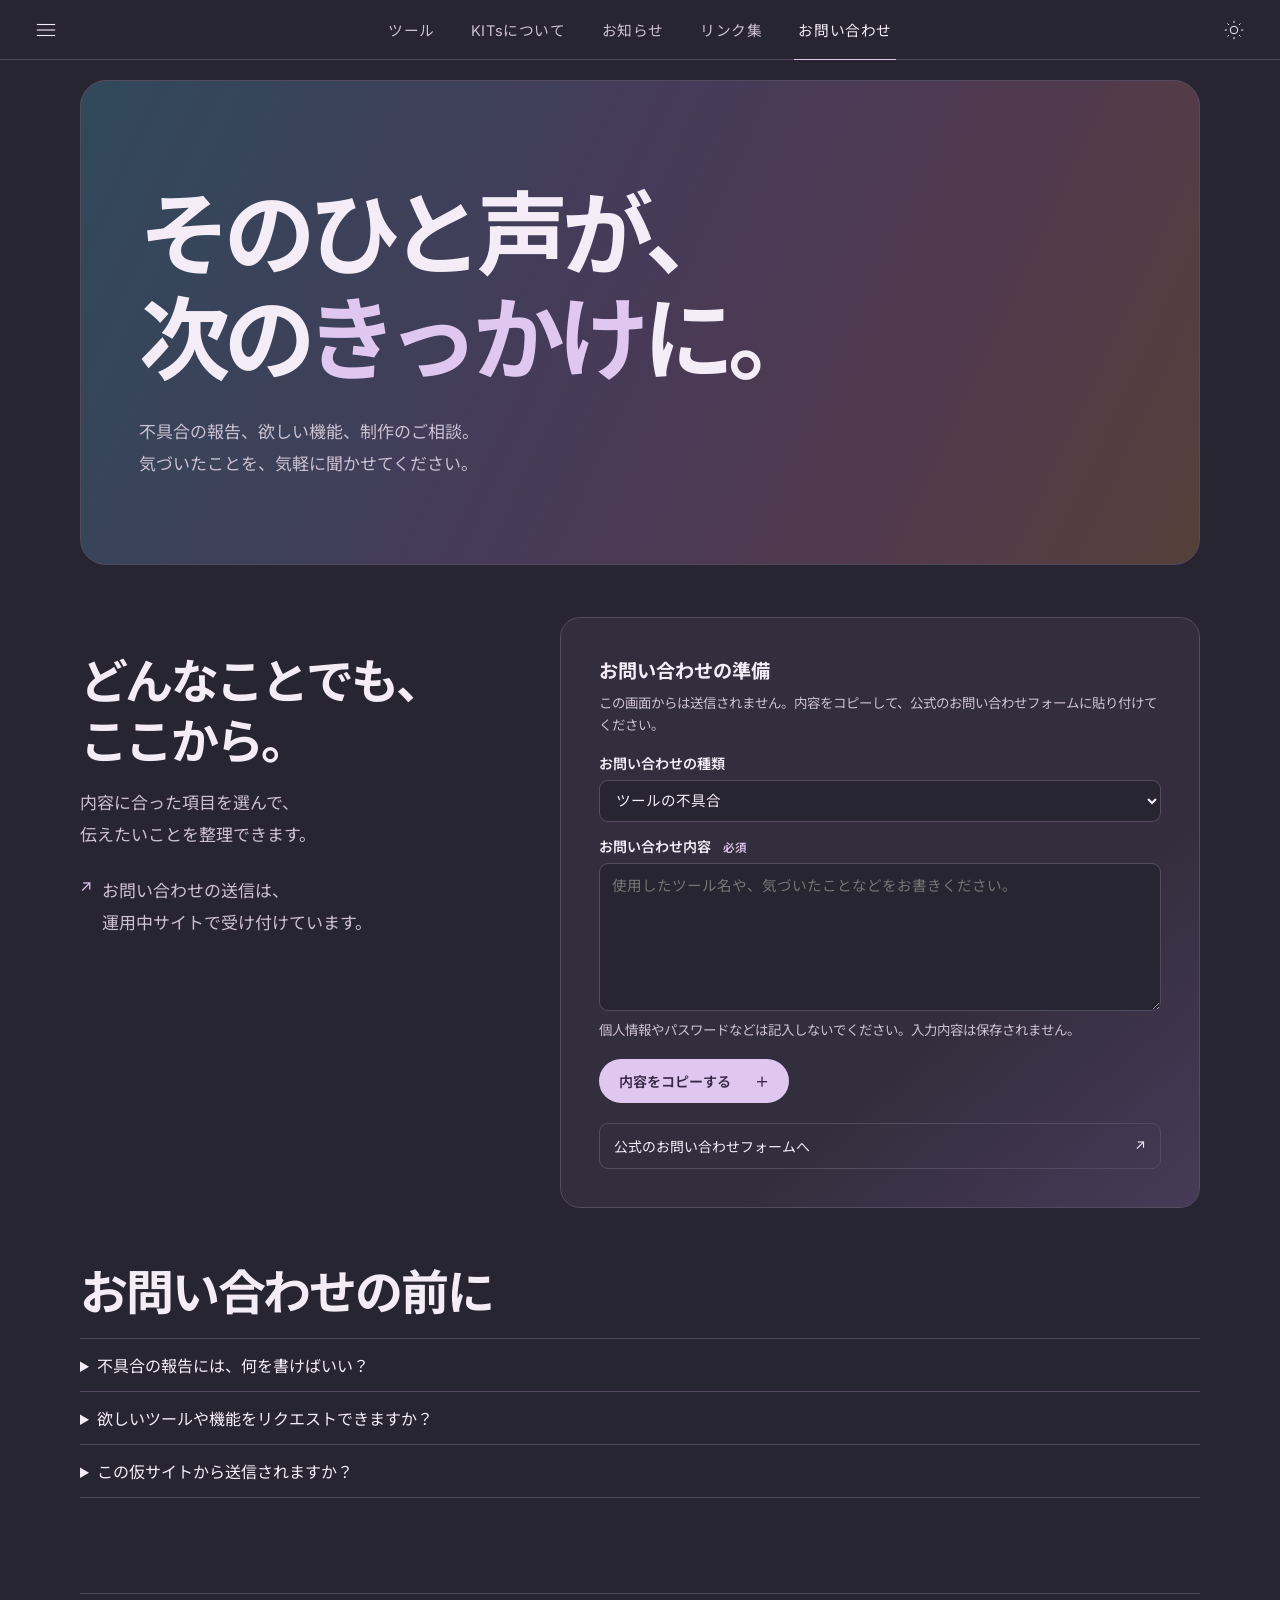
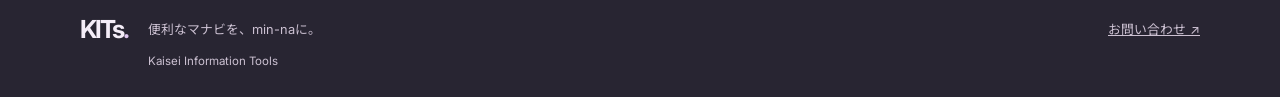
<file: contact.html>
<!DOCTYPE html>
<html lang="ja">
<head>
  <meta charset="UTF-8" />
  <meta name="viewport" content="width=device-width, initial-scale=1.0" />
  <title>Contact | KITs (kits-tools.net)</title>
  
  <link rel="preconnect" href="https://fonts.googleapis.com">
  <link rel="preconnect" href="https://fonts.gstatic.com" crossorigin>
  <link href="https://fonts.googleapis.com/css2?family=Inter:wght@200;300;400;500;600&family=JetBrains+Mono:wght@300;400;500&family=Noto+Sans+JP:wght@300;400;500&display=swap" rel="stylesheet">
  <link rel="stylesheet" href="css/style.css">

  <script>
    (function() {
      const savedTheme = localStorage.getItem('tools_theme');
      if (savedTheme === 'light') document.documentElement.classList.add('light');
    })();
  </script>
<link rel="stylesheet" href="css/pages.css">
<link rel="stylesheet" href="css/navigation.css">
  <link rel="stylesheet" href="css/pastel.css">
</head>
<body class="info-page"><a class="skip-link" href="#main">本文へ移動</a>  <header class="header">
    <button class="menu-btn" aria-label="メニューを開く">
      <svg width="22" height="22" viewBox="0 0 24 24" stroke="currentColor" stroke-width="1.2" fill="none">
        <line x1="2" y1="6" x2="22" y2="6"></line>
        <line x1="2" y1="12" x2="22" y2="12"></line>
        <line x1="2" y1="18" x2="22" y2="18"></line>
      </svg>
    </button>

    <nav class="main-nav">
      <a href="index.html" class="nav-link">ツール</a>
      <a href="about.html" class="nav-link">KITsについて</a>
      <a href="news.html" class="nav-link">お知らせ</a>
      <a href="links.html" class="nav-link">リンク集</a>
      <a href="contact.html" class="nav-link active">お問い合わせ</a>
    </nav>

    <button class="theme-btn" id="themeBtn" aria-label="表示テーマを切り替える">
      <svg width="20" height="20" viewBox="0 0 24 24" fill="none" stroke="currentColor" stroke-width="1.2">
        <circle cx="12" cy="12" r="4.5"></circle>
        <line x1="12" y1="1" x2="12" y2="3.5"></line>
        <line x1="12" y1="20.5" x2="12" y2="23"></line>
        <line x1="4.22" y1="4.22" x2="6" y2="6"></line>
        <line x1="18" y1="18" x2="19.78" y2="19.78"></line>
        <line x1="1" y1="12" x2="3.5" y2="12"></line>
        <line x1="20.5" y1="12" x2="23" y2="12"></line>
        <line x1="4.22" y1="19.78" x2="6" y2="18"></line>
        <line x1="18" y1="6" x2="19.78" y2="4.22"></line>
      </svg>
    </button>
  </header>
<main id="main" class="page-wrap">
<section class="page-hero"><h1>そのひと声が、<br>次の<span class="accent">きっかけ</span>に。</h1><p class="intro">不具合の報告、欲しい機能、制作のご相談。<br>気づいたことを、気軽に聞かせてください。</p>
</section><div class="contact-layout">
<aside><h2>どんなことでも、<br>ここから。</h2><p>内容に合った項目を選んで、<br>伝えたいことを整理できます。</p><div class="contact-aside-note"><span>↗</span><p>お問い合わせの送信は、<br>運用中サイトで受け付けています。</p></div>
</aside>
<section class="contact-panel"><h2>お問い合わせの準備</h2><p class="form-description">この画面からは送信されません。内容をコピーして、公式のお問い合わせフォームに貼り付けてください。</p>
<form id="contactDraft"><label for="topic">お問い合わせの種類</label><select id="topic" ><option>ツールの不具合</option><option>ツール・機能のリクエスト</option><option>Web制作・開発の相談</option><option>活動への参加・協力</option><option>その他</option></select><label for="message">お問い合わせ内容 <span>必須</span></label><textarea id="message" required rows="7" placeholder="使用したツール名や、気づいたことなどをお書きください。"></textarea><p class="form-hint">個人情報やパスワードなどは記入しないでください。入力内容は保存されません。</p><button class="pill" type="submit" disabled>内容をコピーする <span>＋</span></button><p id="copyStatus" role="status" aria-live="polite"></p>
</form><a class="official-contact" href="https://www.kits-tools.net/contact.html" target="_blank" rel="noopener noreferrer">公式のお問い合わせフォームへ <span>↗</span></a>
</section></div>
<section class="faq"><h2 class="section-heading">お問い合わせの前に</h2>
<details><summary>不具合の報告には、何を書けばいい？</summary><p>ツール名、使っていた端末・ブラウザ、操作の手順、表示されたエラーを教えていただくと、状況を確認しやすくなります。</p>
</details>
<details><summary>欲しいツールや機能をリクエストできますか？</summary><p>はい。どんな場面で使いたいか、今どんなことに困っているかも、ぜひお聞かせください。</p>
</details>
<details><summary>この仮サイトから送信されますか？</summary><p>送信されません。上の画面は内容の準備用です。実際の送信は、公式のお問い合わせフォームからお願いします。</p>
</details>
</section>
<footer class="site-footer"><a class="wordmark" href="index.html">KITs<span>.</span></a><p>便利なマナビを、min-naに。</p><a href="contact.html">お問い合わせ ↗</a><span>Kaisei Information Tools</span>
</footer>
</main>
<script src="js/theme.js">
</script>
<script src="js/navigation.js">
</script>
<script src="js/pages.js">
</script>
</body></html>
</file>
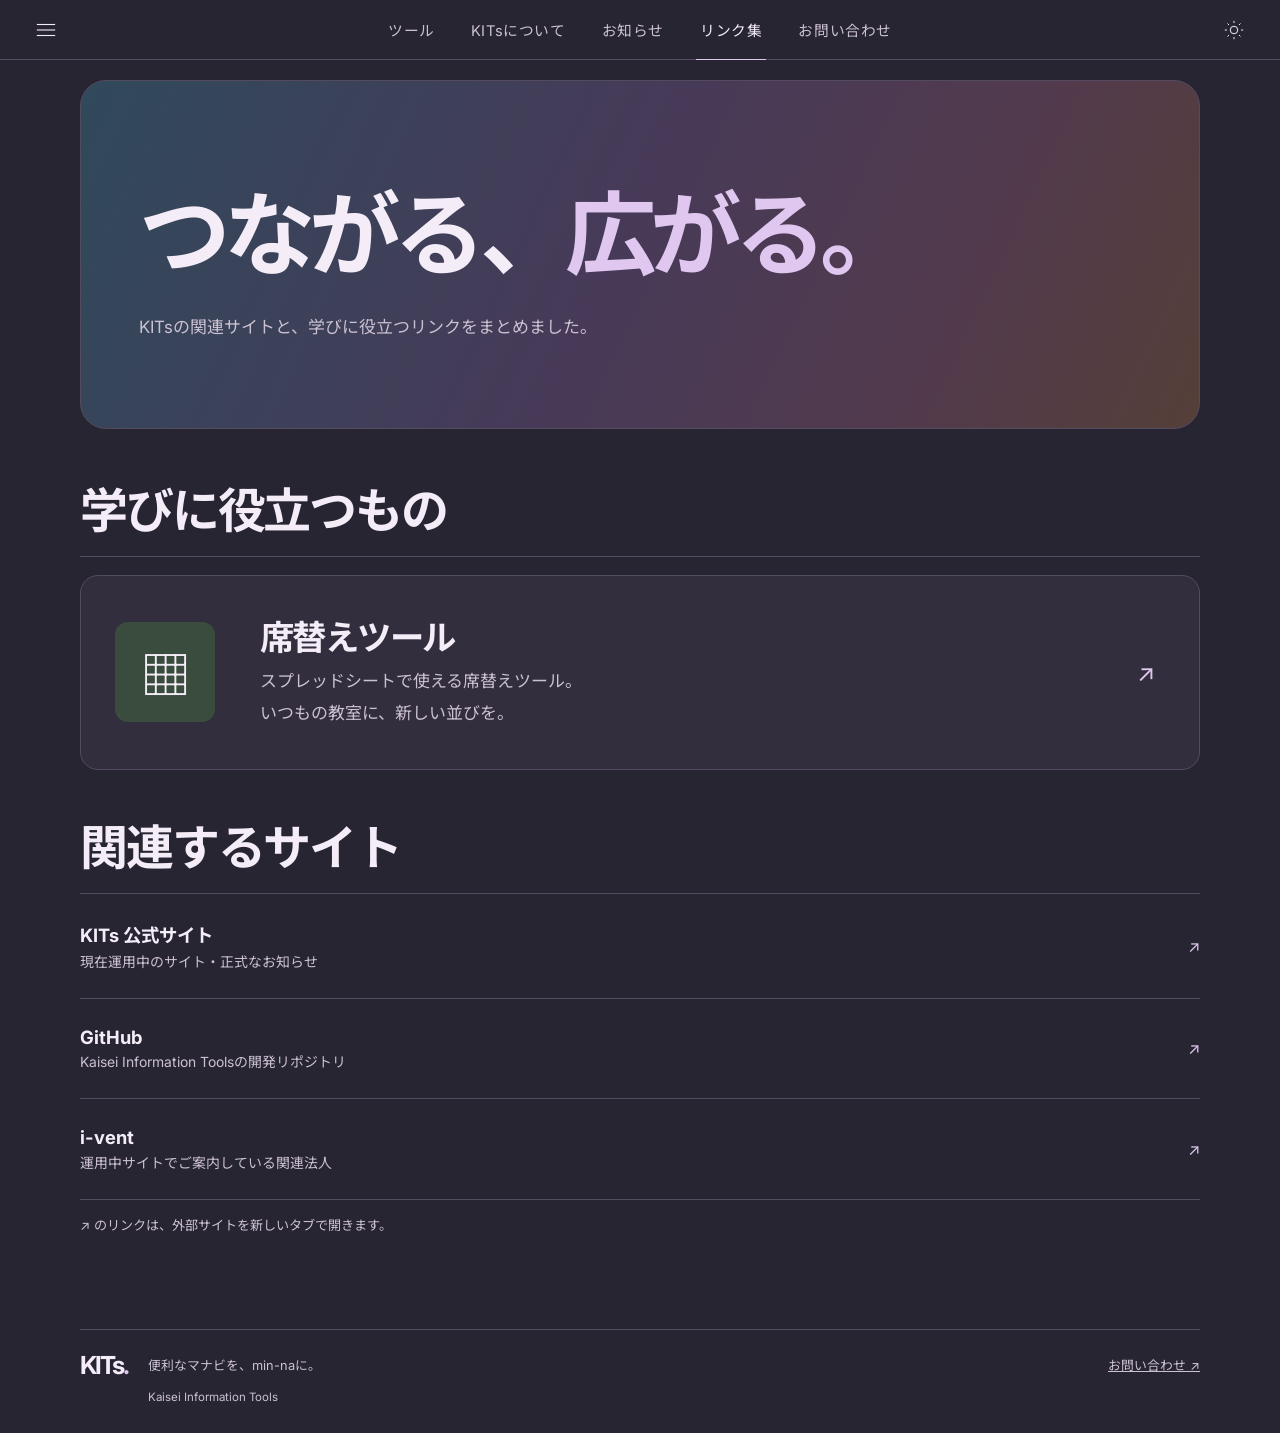
<file: links.html>
<!DOCTYPE html>
<html lang="ja">
<head>
  <meta charset="UTF-8" />
  <meta name="viewport" content="width=device-width, initial-scale=1.0" />
  <title>Link | KITs (kits-tools.net)</title>
  
  <link rel="preconnect" href="https://fonts.googleapis.com">
  <link rel="preconnect" href="https://fonts.gstatic.com" crossorigin>
  <link href="https://fonts.googleapis.com/css2?family=Inter:wght@200;300;400;500;600&family=JetBrains+Mono:wght@300;400;500&family=Noto+Sans+JP:wght@300;400;500&display=swap" rel="stylesheet">
  <link rel="stylesheet" href="css/style.css">

  <script>
    (function() {
      const savedTheme = localStorage.getItem('tools_theme');
      if (savedTheme === 'light') document.documentElement.classList.add('light');
    })();
  </script>
<link rel="stylesheet" href="css/pages.css">
<link rel="stylesheet" href="css/navigation.css">
  <link rel="stylesheet" href="css/pastel.css">
</head>
<body class="info-page"><a class="skip-link" href="#main">本文へ移動</a>  <header class="header">
    <button class="menu-btn" aria-label="メニューを開く">
      <svg width="22" height="22" viewBox="0 0 24 24" stroke="currentColor" stroke-width="1.2" fill="none">
        <line x1="2" y1="6" x2="22" y2="6"></line>
        <line x1="2" y1="12" x2="22" y2="12"></line>
        <line x1="2" y1="18" x2="22" y2="18"></line>
      </svg>
    </button>

    <nav class="main-nav">
      <a href="index.html" class="nav-link">ツール</a>
      <a href="about.html" class="nav-link">KITsについて</a>
      <a href="news.html" class="nav-link">お知らせ</a>
      <a href="links.html" class="nav-link active">リンク集</a>
      <a href="contact.html" class="nav-link">お問い合わせ</a>
    </nav>

    <button class="theme-btn" id="themeBtn" aria-label="表示テーマを切り替える">
      <svg width="20" height="20" viewBox="0 0 24 24" fill="none" stroke="currentColor" stroke-width="1.2">
        <circle cx="12" cy="12" r="4.5"></circle>
        <line x1="12" y1="1" x2="12" y2="3.5"></line>
        <line x1="12" y1="20.5" x2="12" y2="23"></line>
        <line x1="4.22" y1="4.22" x2="6" y2="6"></line>
        <line x1="18" y1="18" x2="19.78" y2="19.78"></line>
        <line x1="1" y1="12" x2="3.5" y2="12"></line>
        <line x1="20.5" y1="12" x2="23" y2="12"></line>
        <line x1="4.22" y1="19.78" x2="6" y2="18"></line>
        <line x1="18" y1="6" x2="19.78" y2="4.22"></line>
      </svg>
    </button>
  </header>
<main id="main" class="page-wrap">
<section class="page-hero"><h1>つながる、<span class="accent">広がる。</span></h1><p class="intro">KITsの関連サイトと、学びに役立つリンクをまとめました。</p>
</section>
<section><h2 class="section-heading">学びに役立つもの</h2><a class="resource-card" href="https://docs.google.com/spreadsheets/d/1DYJ12M97WzYIEQJ_NGd6KDQ5xa-Z_JsY7zrGCtBdxp0/edit?gid=0#gid=0" target="_blank" rel="noopener noreferrer"><div class="resource-symbol" aria-hidden="true">▦</div><div><h3>席替えツール</h3><p>スプレッドシートで使える席替えツール。<br>いつもの教室に、新しい並びを。</p></div><span class="out-arrow">↗</span></a>
</section>
<section class="link-section"><h2 class="section-heading">関連するサイト</h2><a class="link-row" href="https://www.kits-tools.net/" target="_blank" rel="noopener noreferrer"><div><h3>KITs 公式サイト</h3><p>現在運用中のサイト・正式なお知らせ</p></div><span>↗</span></a><a class="link-row" href="https://github.com/Kaisei-Information-Tools" target="_blank" rel="noopener noreferrer"><div><h3>GitHub</h3><p>Kaisei Information Toolsの開発リポジトリ</p></div><span>↗</span></a><a class="link-row" href="https://i-vent.org/" target="_blank" rel="noopener noreferrer"><div><h3>i-vent</h3><p>運用中サイトでご案内している関連法人</p></div><span>↗</span></a>
</section><p class="external-note">↗ のリンクは、外部サイトを新しいタブで開きます。</p>
<footer class="site-footer"><a class="wordmark" href="index.html">KITs<span>.</span></a><p>便利なマナビを、min-naに。</p><a href="contact.html">お問い合わせ ↗</a><span>Kaisei Information Tools</span>
</footer>
</main>
<script src="js/theme.js">
</script>
<script src="js/navigation.js">
</script>
<script src="js/pages.js">
</script>
</body></html>
</file>
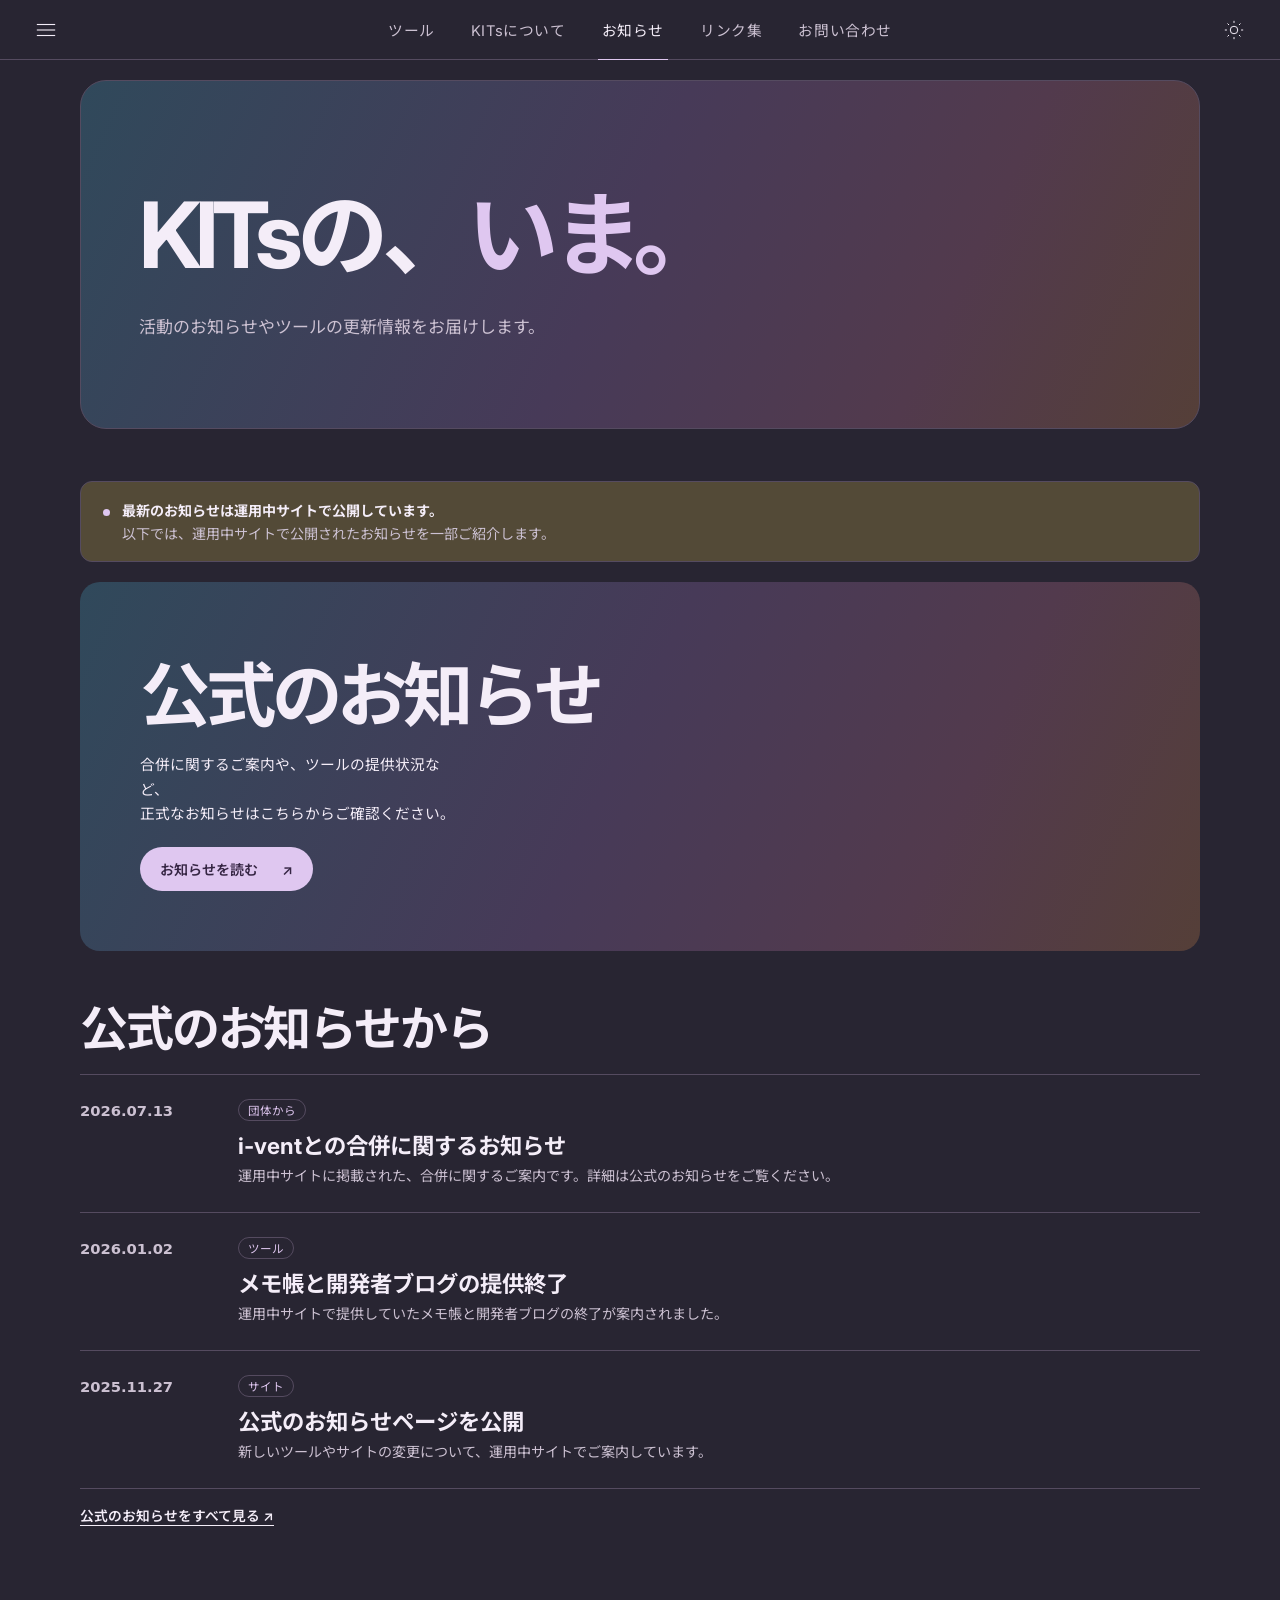
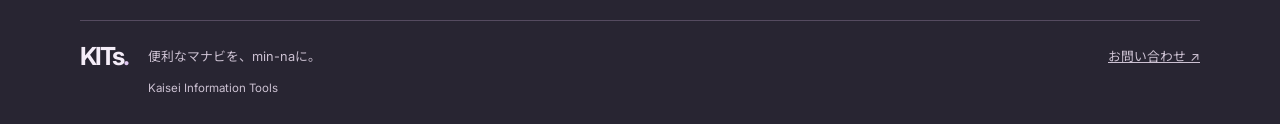
<file: news.html>
<!DOCTYPE html>
<html lang="ja">
<head>
  <meta charset="UTF-8" />
  <meta name="viewport" content="width=device-width, initial-scale=1.0" />
  <title>News | KITs (kits-tools.net)</title>
  
  <link rel="preconnect" href="https://fonts.googleapis.com">
  <link rel="preconnect" href="https://fonts.gstatic.com" crossorigin>
  <link href="https://fonts.googleapis.com/css2?family=Inter:wght@200;300;400;500;600&family=JetBrains+Mono:wght@300;400;500&family=Noto+Sans+JP:wght@300;400;500&display=swap" rel="stylesheet">
  <link rel="stylesheet" href="css/style.css">

  <script>
    (function() {
      const savedTheme = localStorage.getItem('tools_theme');
      if (savedTheme === 'light') document.documentElement.classList.add('light');
    })();
  </script>
<link rel="stylesheet" href="css/pages.css">
<link rel="stylesheet" href="css/navigation.css">
  <link rel="stylesheet" href="css/pastel.css">
</head>
<body class="info-page"><a class="skip-link" href="#main">本文へ移動</a>  <header class="header">
    <button class="menu-btn" aria-label="メニューを開く">
      <svg width="22" height="22" viewBox="0 0 24 24" stroke="currentColor" stroke-width="1.2" fill="none">
        <line x1="2" y1="6" x2="22" y2="6"></line>
        <line x1="2" y1="12" x2="22" y2="12"></line>
        <line x1="2" y1="18" x2="22" y2="18"></line>
      </svg>
    </button>

    <nav class="main-nav">
      <a href="index.html" class="nav-link">ツール</a>
      <a href="about.html" class="nav-link">KITsについて</a>
      <a href="news.html" class="nav-link active">お知らせ</a>
      <a href="links.html" class="nav-link">リンク集</a>
      <a href="contact.html" class="nav-link">お問い合わせ</a>
    </nav>

    <button class="theme-btn" id="themeBtn" aria-label="表示テーマを切り替える">
      <svg width="20" height="20" viewBox="0 0 24 24" fill="none" stroke="currentColor" stroke-width="1.2">
        <circle cx="12" cy="12" r="4.5"></circle>
        <line x1="12" y1="1" x2="12" y2="3.5"></line>
        <line x1="12" y1="20.5" x2="12" y2="23"></line>
        <line x1="4.22" y1="4.22" x2="6" y2="6"></line>
        <line x1="18" y1="18" x2="19.78" y2="19.78"></line>
        <line x1="1" y1="12" x2="3.5" y2="12"></line>
        <line x1="20.5" y1="12" x2="23" y2="12"></line>
        <line x1="4.22" y1="19.78" x2="6" y2="18"></line>
        <line x1="18" y1="6" x2="19.78" y2="4.22"></line>
      </svg>
    </button>
  </header>
<main id="main" class="page-wrap">
<section class="page-hero"><h1>KITsの、<span class="accent">いま。</span></h1><p class="intro">活動のお知らせやツールの更新情報をお届けします。</p>
</section>
<section class="news-content"><div class="notice"><span class="notice-dot"></span><div><strong>最新のお知らせは運用中サイトで公開しています。</strong><p>以下では、運用中サイトで公開されたお知らせを一部ご紹介します。</p></div></div><a class="featured-news" href="https://www.kits-tools.net/news.html" target="_blank" rel="noopener noreferrer"><h2>公式のお知らせ</h2><p>合併に関するご案内や、ツールの提供状況など、<br>正式なお知らせはこちらからご確認ください。</p><span class="pill">お知らせを読む <span>↗</span></span></a><h2 class="section-heading">公式のお知らせから</h2>
<div class="news-list">
  <article><time datetime="2026-07-13">2026.07.13</time><div><span class="news-tag">団体から</span><h3>i-ventとの合併に関するお知らせ</h3><p>運用中サイトに掲載された、合併に関するご案内です。詳細は公式のお知らせをご覧ください。</p></div>
</article>
  <article><time datetime="2026-01-02">2026.01.02</time><div><span class="news-tag">ツール</span><h3>メモ帳と開発者ブログの提供終了</h3><p>運用中サイトで提供していたメモ帳と開発者ブログの終了が案内されました。</p></div>
</article>
  <article><time datetime="2025-11-27">2025.11.27</time><div><span class="news-tag">サイト</span><h3>公式のお知らせページを公開</h3><p>新しいツールやサイトの変更について、運用中サイトでご案内しています。</p></div>
</article>
</div>
<a class="text-link news-source" href="https://www.kits-tools.net/news.html" target="_blank" rel="noopener noreferrer">公式のお知らせをすべて見る ↗</a>
</section>
<footer class="site-footer"><a class="wordmark" href="index.html">KITs<span>.</span></a><p>便利なマナビを、min-naに。</p><a href="contact.html">お問い合わせ ↗</a><span>Kaisei Information Tools</span>
</footer>
</main>
<script src="js/theme.js">
</script>
<script src="js/navigation.js">
</script>
<script src="js/pages.js">
</script>
</body></html>
</file>
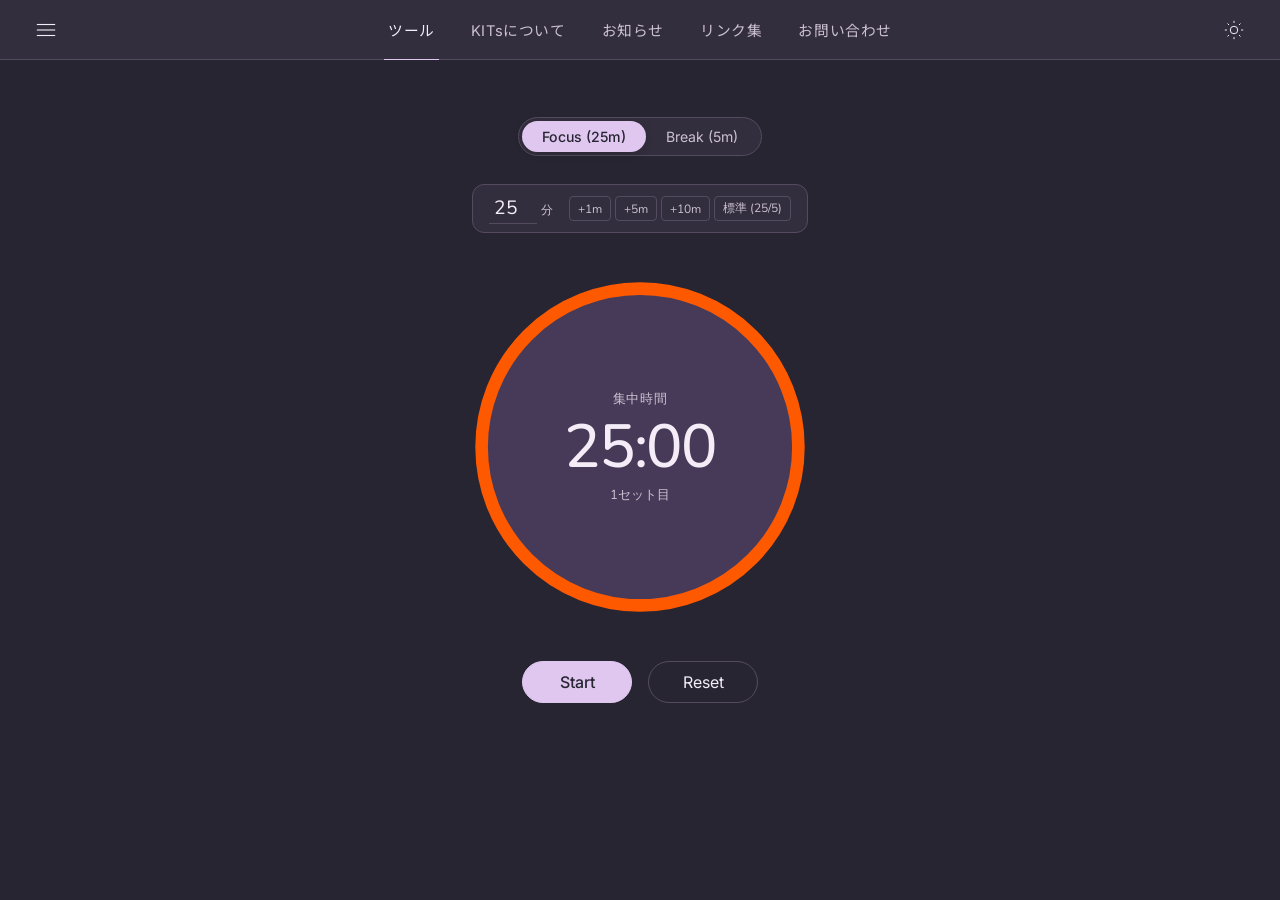
<file: pomodoro.html>
<!DOCTYPE html>
<html lang="ja">
<head>
  <meta charset="UTF-8" />
  <meta name="viewport" content="width=device-width, initial-scale=1.0" />
  <title>Pomodoro Timer | KITs (kits-tools.net)</title>
  
  <link rel="preconnect" href="https://fonts.googleapis.com">
  <link rel="preconnect" href="https://fonts.gstatic.com" crossorigin>
  <link href="https://fonts.googleapis.com/css2?family=Nunito:wght@500;600;700&family=Inter:wght@200;300;400;500;600&family=JetBrains+Mono:wght@300;400;500&family=Noto+Sans+JP:wght@300;400;500&display=swap" rel="stylesheet">
  <link rel="stylesheet" href="css/style.css">
  <link rel="stylesheet" href="css/time-tools.css">

  <script>
    (function() {
      const savedTheme = localStorage.getItem('tools_theme');
      if (savedTheme === 'light') document.documentElement.classList.add('light');
    })();
  </script>
  <link rel="stylesheet" href="css/navigation.css">
  <link rel="stylesheet" href="css/pastel.css">
</head>
<body class="tool-detail-page">

  <header class="header">
    <button class="menu-btn" aria-label="Menu">
      <svg width="22" height="22" viewBox="0 0 24 24" stroke="currentColor" stroke-width="1.2" fill="none">
        <line x1="2" y1="6" x2="22" y2="6"></line>
        <line x1="2" y1="12" x2="22" y2="12"></line>
        <line x1="2" y1="18" x2="22" y2="18"></line>
      </svg>
    </button>

    <nav class="main-nav">
      <a href="index.html" class="nav-link active">ツール</a>
      <a href="about.html" class="nav-link">KITsについて</a>
      <a href="news.html" class="nav-link">お知らせ</a>
      <a href="links.html" class="nav-link">リンク集</a>
      <a href="contact.html" class="nav-link">お問い合わせ</a>
    </nav>

    <button class="theme-btn" id="themeBtn" aria-label="表示テーマを切り替える">
      <svg width="20" height="20" viewBox="0 0 24 24" fill="none" stroke="currentColor" stroke-width="1.2">
        <circle cx="12" cy="12" r="4.5"></circle>
        <line x1="12" y1="1" x2="12" y2="3.5"></line>
        <line x1="12" y1="20.5" x2="12" y2="23"></line>
        <line x1="4.22" y1="4.22" x2="6" y2="6"></line>
        <line x1="18" y1="18" x2="19.78" y2="19.78"></line>
        <line x1="1" y1="12" x2="3.5" y2="12"></line>
        <line x1="20.5" y1="12" x2="23" y2="12"></line>
        <line x1="4.22" y1="19.78" x2="6" y2="18"></line>
        <line x1="18" y1="6" x2="19.78" y2="4.22"></line>
      </svg>
    </button>
  </header>

  <main class="container">
    <div class="tool-stage">

      <!-- カプセル型モード切替スイッチ -->
      <div class="mode-switch">
        <button class="mode-btn active" id="btnModeWork">Focus (25m)</button>
        <button class="mode-btn" id="btnModeBreak">Break (5m)</button>
      </div>

      <!-- ✦ 好きな時間設定スロット ✦ -->
      <div class="custom-time-setter" id="pomoSetter">
        <div class="time-input-slot">
          <input type="number" id="pomoInputMin" class="time-num-input" min="1" max="999" value="25">
          <span class="time-unit-label">分</span>
        </div>
        <div style="display: flex; gap: 4px; margin-left: 8px;">
          <button class="btn-quick-adjust" data-add="1">+1m</button>
          <button class="btn-quick-adjust" data-add="5">+5m</button>
          <button class="btn-quick-adjust" data-add="10">+10m</button>
          <button class="btn-quick-adjust" id="btnPresetDefault" title="標準の25m/5mに戻す">標準 (25/5)</button>
        </div>
      </div>

      <!-- プログレスリング -->
      <div class="meter-wrap">
        <svg class="meter-svg" viewBox="0 0 200 200">
          <circle class="meter-bg-circle" cx="100" cy="100" r="88"/>
          <circle class="meter-bar color-work" id="pomoBar" cx="100" cy="100" r="88"/>
        </svg>
        <div class="meter-center">
          <span class="meter-status" id="pomoStatus">集中時間</span>
          <span class="meter-time" id="pomoDisplay">25:00</span>
          <span class="meter-sub" id="pomoCount">1セット目</span>
        </div>
      </div>

      <!-- 操作ボタン -->
      <div class="action-btns">
        <button class="btn-ctrl btn-primary" id="pomoStartBtn">Start</button>
        <button class="btn-ctrl" id="pomoResetBtn">Reset</button>
      </div>

    </div>
  </main>

  <script src="js/theme.js"></script>
  <script src="js/pomodoro.js"></script>
  <script src="js/navigation.js"></script>
</body>
</html>
</file>
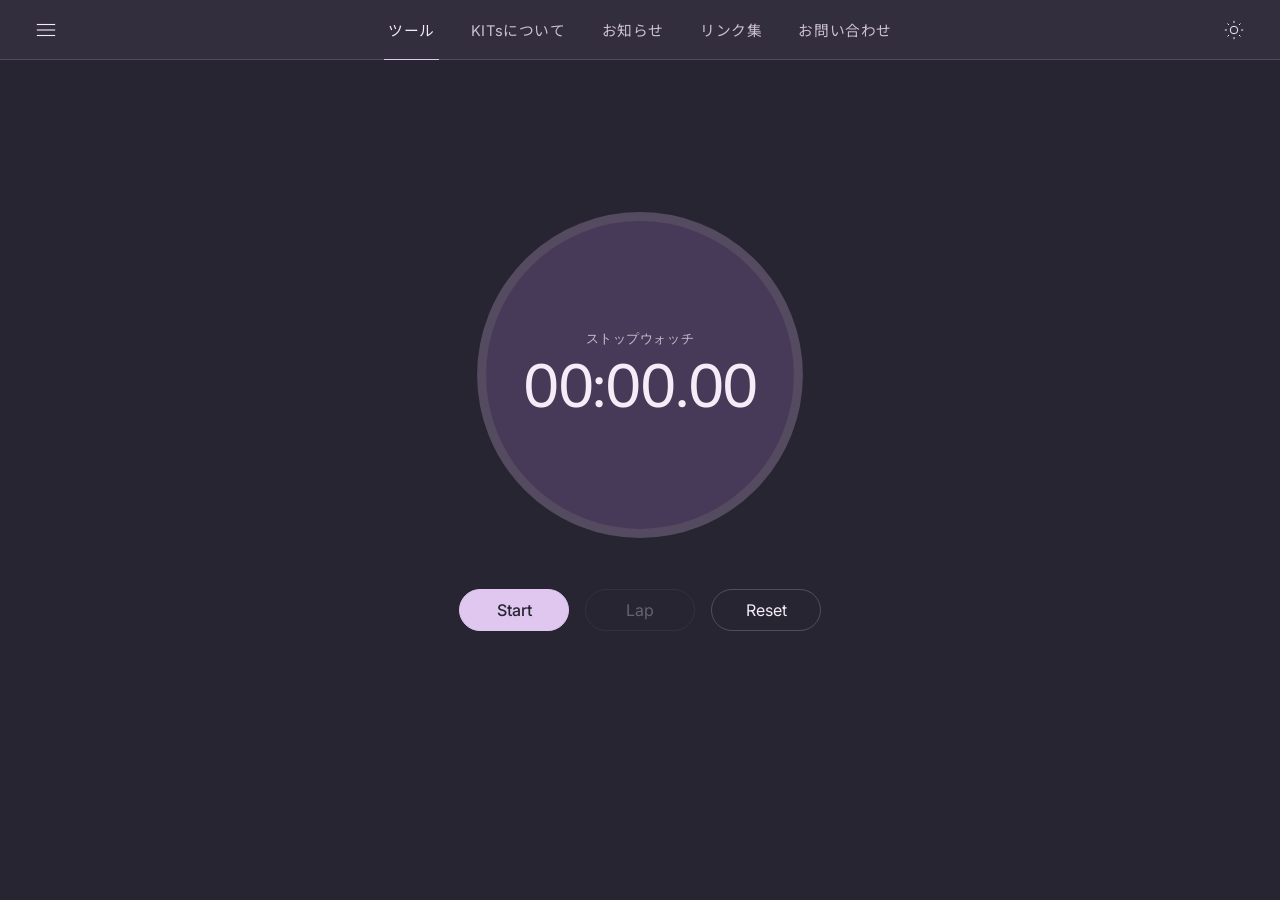
<file: stopwatch.html>
<!DOCTYPE html>
<html lang="ja">
<head>
  <meta charset="UTF-8" />
  <meta name="viewport" content="width=device-width, initial-scale=1.0" />
  <title>Stopwatch | KITs (kits-tools.net)</title>
  
  <link rel="preconnect" href="https://fonts.googleapis.com">
  <link rel="preconnect" href="https://fonts.gstatic.com" crossorigin>
  <link href="https://fonts.googleapis.com/css2?family=Nunito:wght@500;600;700&family=Inter:wght@200;300;400;500;600&family=JetBrains+Mono:wght@300;400;500&family=Noto+Sans+JP:wght@300;400;500&display=swap" rel="stylesheet">
  <link rel="stylesheet" href="css/style.css">
  <link rel="stylesheet" href="css/time-tools.css">

  <script>
    (function() {
      const savedTheme = localStorage.getItem('tools_theme');
      if (savedTheme === 'light') document.documentElement.classList.add('light');
    })();
  </script>
  <link rel="stylesheet" href="css/navigation.css">
  <link rel="stylesheet" href="css/pastel.css">
</head>
<body class="tool-detail-page">

  <header class="header">
    <button class="menu-btn" aria-label="Menu">
      <svg width="22" height="22" viewBox="0 0 24 24" stroke="currentColor" stroke-width="1.2" fill="none">
        <line x1="2" y1="6" x2="22" y2="6"></line>
        <line x1="2" y1="12" x2="22" y2="12"></line>
        <line x1="2" y1="18" x2="22" y2="18"></line>
      </svg>
    </button>

    <nav class="main-nav">
      <a href="index.html" class="nav-link active">ツール</a>
      <a href="about.html" class="nav-link">KITsについて</a>
      <a href="news.html" class="nav-link">お知らせ</a>
      <a href="links.html" class="nav-link">リンク集</a>
      <a href="contact.html" class="nav-link">お問い合わせ</a>
    </nav>

    <button class="theme-btn" id="themeBtn" aria-label="表示テーマを切り替える">
      <svg width="20" height="20" viewBox="0 0 24 24" fill="none" stroke="currentColor" stroke-width="1.2">
        <circle cx="12" cy="12" r="4.5"></circle>
        <line x1="12" y1="1" x2="12" y2="3.5"></line>
        <line x1="12" y1="20.5" x2="12" y2="23"></line>
        <line x1="4.22" y1="4.22" x2="6" y2="6"></line>
        <line x1="18" y1="18" x2="19.78" y2="19.78"></line>
        <line x1="1" y1="12" x2="3.5" y2="12"></line>
        <line x1="20.5" y1="12" x2="23" y2="12"></line>
        <line x1="4.22" y1="19.78" x2="6" y2="18"></line>
        <line x1="18" y1="6" x2="19.78" y2="4.22"></line>
      </svg>
    </button>
  </header>

  <main class="container">
    <div class="tool-stage">

      <!-- 黄色メーター -->
      <div class="meter-wrap">
        <svg class="meter-svg" viewBox="0 0 200 200">
          <circle class="meter-bg-circle" cx="100" cy="100" r="88"/>
          <circle class="meter-bar color-stopwatch" id="swBar" cx="100" cy="100" r="88"/>
        </svg>
        <div class="meter-center">
          <span class="meter-status">ストップウォッチ</span>
          <!-- 重なりを解消した最適サイズ -->
          <span class="meter-time" id="swDisplay">00:00.00</span>
        </div>
      </div>

      <!-- 操作ボタン -->
      <div class="action-btns">
        <button class="btn-ctrl btn-primary" id="swStartBtn">Start</button>
        <button class="btn-ctrl" id="swLapBtn" disabled>Lap</button>
        <button class="btn-ctrl" id="swResetBtn">Reset</button>
      </div>

      <!-- 区間タイム ＆ 累計タイムのラップ一覧 -->
      <div class="lap-wrapper" id="lapWrapper">
        <div class="lap-header">
          <span>ラップ</span>
          <span>区間</span>
          <span>累計</span>
        </div>
        <div class="lap-list" id="lapList"></div>
      </div>

    </div>
  </main>

  <script src="js/theme.js"></script>
  <script src="js/stopwatch.js"></script>
  <script src="js/navigation.js"></script>
</body>
</html>
</file>
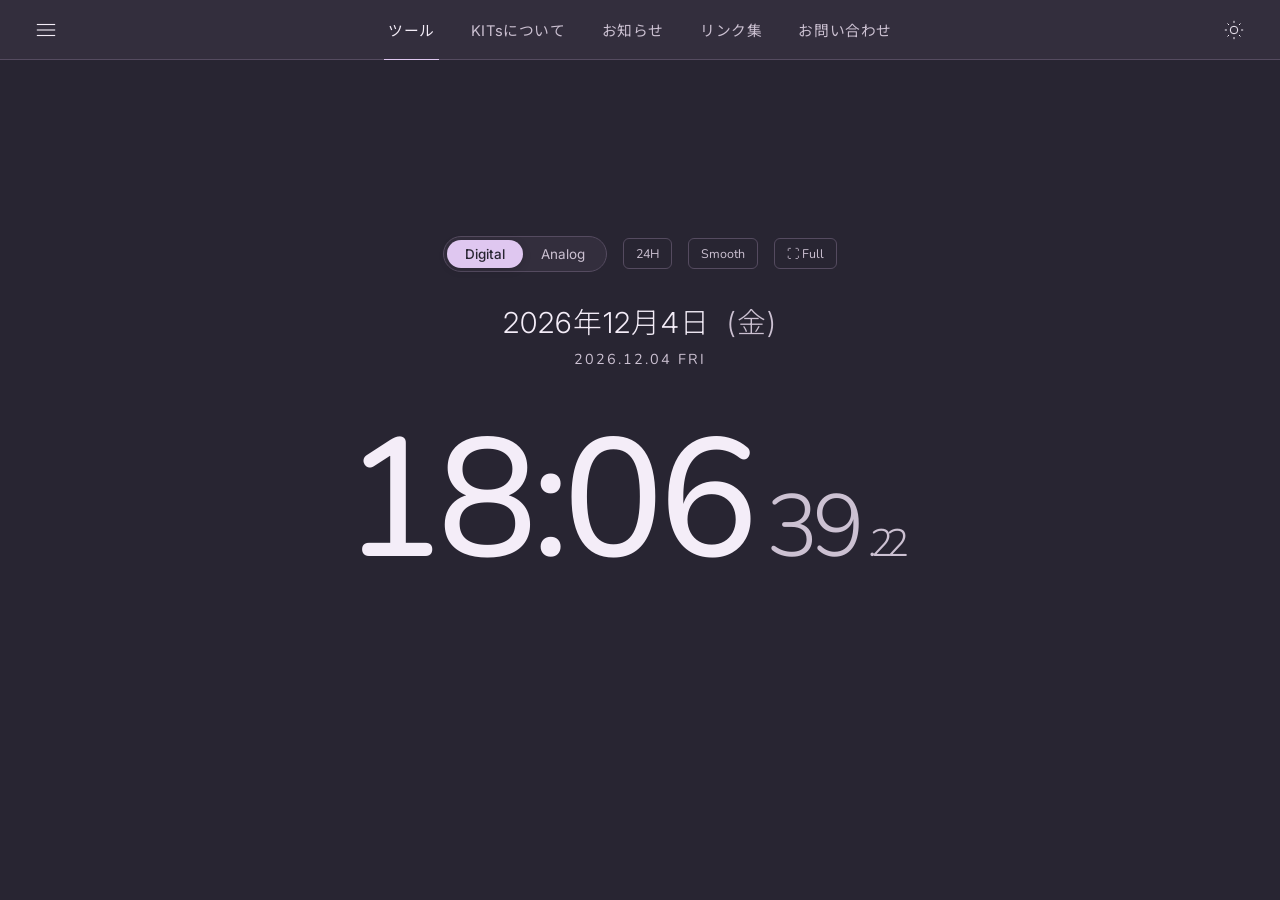
<file: time.html>
<!DOCTYPE html>
<html lang="ja">
<head>
  <meta charset="UTF-8" />
  <meta name="viewport" content="width=device-width, initial-scale=1.0" />
  <title>Time | KITs (kits-tools.net)</title>
  
  <link rel="preconnect" href="https://fonts.googleapis.com">
  <link rel="preconnect" href="https://fonts.gstatic.com" crossorigin>
  <link href="https://fonts.googleapis.com/css2?family=Nunito:wght@500;600;700&family=Inter:wght@200;300;400;500;600&family=JetBrains+Mono:wght@300;400;500&family=Noto+Sans+JP:wght@300;400;500&display=swap" rel="stylesheet">
  <link rel="stylesheet" href="css/style.css">
  <link rel="stylesheet" href="css/clock.css">

  <script>
    (function() {
      const savedTheme = localStorage.getItem('tools_theme');
      if (savedTheme === 'light') document.documentElement.classList.add('light');
    })();
  </script>
  <link rel="stylesheet" href="css/navigation.css">
  <link rel="stylesheet" href="css/pastel.css">
</head>
<body class="tool-detail-page">

  <!-- メインヘッダー -->
  <header class="header">
    <button class="menu-btn" aria-label="Menu">
      <svg width="22" height="22" viewBox="0 0 24 24" stroke="currentColor" stroke-width="1.2" fill="none">
        <line x1="2" y1="6" x2="22" y2="6"></line>
        <line x1="2" y1="12" x2="22" y2="12"></line>
        <line x1="2" y1="18" x2="22" y2="18"></line>
      </svg>
    </button>

    <nav class="main-nav">
      <a href="index.html" class="nav-link active">ツール</a>
      <a href="about.html" class="nav-link">KITsについて</a>
      <a href="news.html" class="nav-link">お知らせ</a>
      <a href="links.html" class="nav-link">リンク集</a>
      <a href="contact.html" class="nav-link">お問い合わせ</a>
    </nav>

    <button class="theme-btn" id="themeBtn" aria-label="表示テーマを切り替える">
      <svg width="20" height="20" viewBox="0 0 24 24" fill="none" stroke="currentColor" stroke-width="1.2">
        <circle cx="12" cy="12" r="4.5"></circle>
        <line x1="12" y1="1" x2="12" y2="3.5"></line>
        <line x1="12" y1="20.5" x2="12" y2="23"></line>
        <line x1="4.22" y1="4.22" x2="6" y2="6"></line>
        <line x1="18" y1="18" x2="19.78" y2="19.78"></line>
        <line x1="1" y1="12" x2="3.5" y2="12"></line>
        <line x1="20.5" y1="12" x2="23" y2="12"></line>
        <line x1="4.22" y1="19.78" x2="6" y2="18"></line>
        <line x1="18" y1="6" x2="19.78" y2="4.22"></line>
      </svg>
    </button>
  </header>

  <main class="container">
    <div class="clock-container">

      <!-- 操作バー（アナログ/デジタル切替・オプション） -->
      <div class="clock-controls">
        <div class="mode-switch">
          <button class="mode-btn active" data-mode="digital">Digital</button>
          <button class="mode-btn" data-mode="analog">Analog</button>
        </div>
        <button class="clock-option-btn" id="toggle24h" title="12/24時間表記切り替え">24H</button>
        <button class="clock-option-btn" id="toggleSweep" title="秒針のスムーズ移動">Smooth</button>
        <button class="clock-option-btn" id="fullscreenBtn" title="全画面表示">⛶ Full</button>
      </div>

      <!-- 年月日・曜日 -->
      <div class="date-display">
        <div class="date-main" id="dateMain">----年--月--日 (--)</div>
        <div class="date-sub" id="dateSub">----.--.-- ---</div>
      </div>

      <!-- デジタル時計盤 -->
      <div class="digital-clock-wrap" id="digitalWrap">
        <div class="digital-time">
          <span class="time-period" id="timePeriod" style="display: none;">AM</span>
          <span id="hourMin">00:00</span>
          <span class="digital-seconds" id="seconds">00</span>
          <span class="digital-millis" id="millis">.00</span>
        </div>
      </div>

      <!-- アナログ時計盤 -->
      <div class="analog-clock-wrap" id="analogWrap">
        <div class="analog-clock">
          <div class="clock-face" id="clockDial"></div>
          <div class="hand-wrapper">
            <div class="hand hour-hand" id="hourHand"></div>
            <div class="hand min-hand" id="minHand"></div>
            <div class="hand sec-hand" id="secHand"></div>
            <div class="center-cap"></div>
          </div>
        </div>
      </div>

    </div>
  </main>

  <script src="js/theme.js"></script>
  <script src="js/clock.js"></script>
  <script src="js/navigation.js"></script>
</body>
</html>
</file>
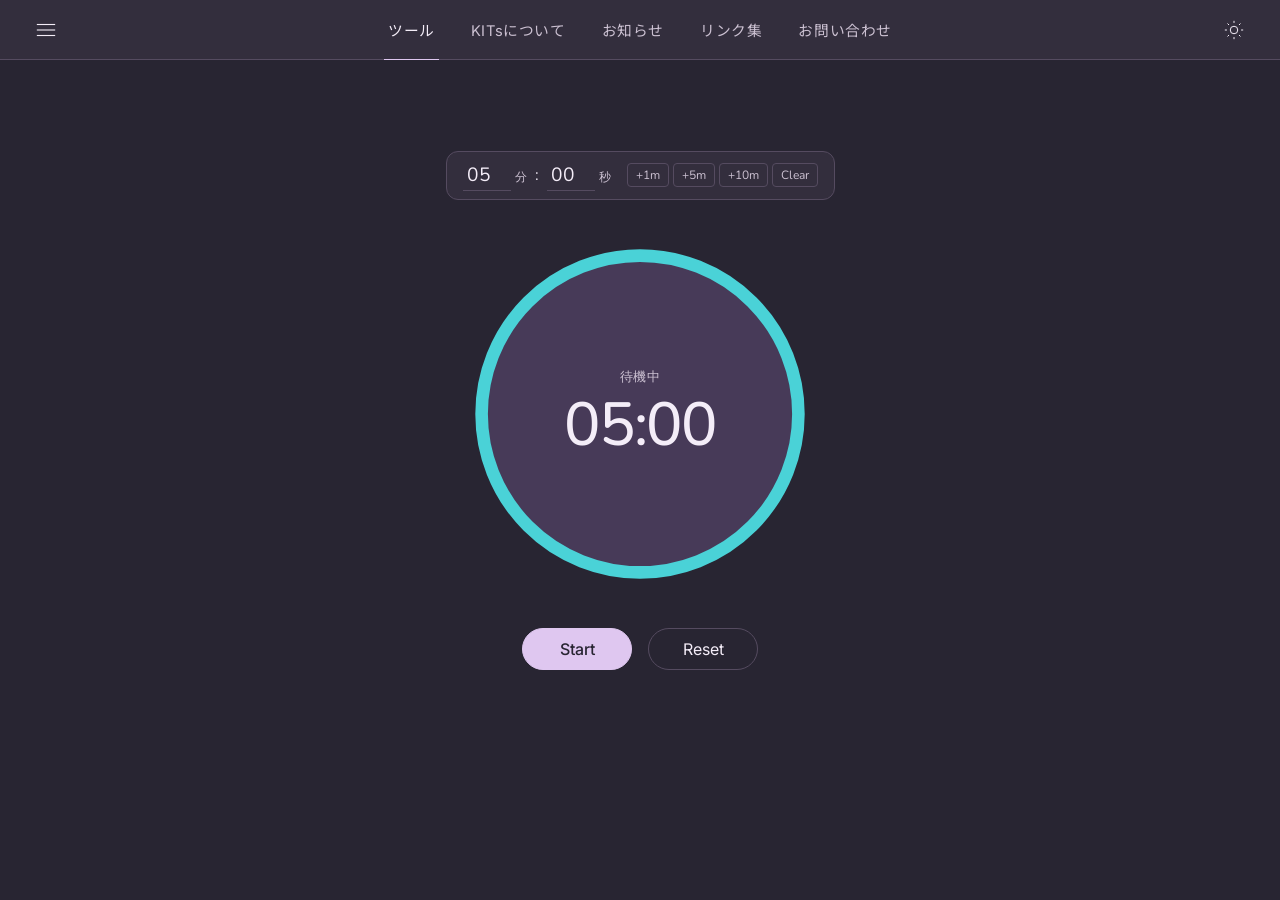
<file: timer.html>
<!DOCTYPE html>
<html lang="ja">
<head>
  <meta charset="UTF-8" />
  <meta name="viewport" content="width=device-width, initial-scale=1.0" />
  <title>Timer | KITs (kits-tools.net)</title>
  
  <link rel="preconnect" href="https://fonts.googleapis.com">
  <link rel="preconnect" href="https://fonts.gstatic.com" crossorigin>
  <link href="https://fonts.googleapis.com/css2?family=Nunito:wght@500;600;700&family=Inter:wght@200;300;400;500;600&family=JetBrains+Mono:wght@300;400;500&family=Noto+Sans+JP:wght@300;400;500&display=swap" rel="stylesheet">
  <link rel="stylesheet" href="css/style.css">
  <link rel="stylesheet" href="css/time-tools.css">

  <script>
    (function() {
      const savedTheme = localStorage.getItem('tools_theme');
      if (savedTheme === 'light') document.documentElement.classList.add('light');
    })();
  </script>
  <link rel="stylesheet" href="css/navigation.css">
  <link rel="stylesheet" href="css/pastel.css">
</head>
<body class="tool-detail-page">

  <header class="header">
    <button class="menu-btn" aria-label="Menu">
      <svg width="22" height="22" viewBox="0 0 24 24" stroke="currentColor" stroke-width="1.2" fill="none">
        <line x1="2" y1="6" x2="22" y2="6"></line>
        <line x1="2" y1="12" x2="22" y2="12"></line>
        <line x1="2" y1="18" x2="22" y2="18"></line>
      </svg>
    </button>

    <nav class="main-nav">
      <a href="index.html" class="nav-link active">ツール</a>
      <a href="about.html" class="nav-link">KITsについて</a>
      <a href="news.html" class="nav-link">お知らせ</a>
      <a href="links.html" class="nav-link">リンク集</a>
      <a href="contact.html" class="nav-link">お問い合わせ</a>
    </nav>

    <button class="theme-btn" id="themeBtn" aria-label="表示テーマを切り替える">
      <svg width="20" height="20" viewBox="0 0 24 24" fill="none" stroke="currentColor" stroke-width="1.2">
        <circle cx="12" cy="12" r="4.5"></circle>
        <line x1="12" y1="1" x2="12" y2="3.5"></line>
        <line x1="12" y1="20.5" x2="12" y2="23"></line>
        <line x1="4.22" y1="4.22" x2="6" y2="6"></line>
        <line x1="18" y1="18" x2="19.78" y2="19.78"></line>
        <line x1="1" y1="12" x2="3.5" y2="12"></line>
        <line x1="20.5" y1="12" x2="23" y2="12"></line>
        <line x1="4.22" y1="19.78" x2="6" y2="18"></line>
        <line x1="18" y1="6" x2="19.78" y2="4.22"></line>
      </svg>
    </button>
  </header>

  <main class="container">
    <div class="tool-stage">

      <!-- 自由な時間設定入力スロット -->
      <div class="custom-time-setter" id="customSetter">
        <div class="time-input-slot">
          <input type="number" id="inputMin" class="time-num-input" min="0" max="999" value="05">
          <span class="time-unit-label">分</span>
        </div>
        <span>:</span>
        <div class="time-input-slot">
          <input type="number" id="inputSec" class="time-num-input" min="0" max="59" value="00">
          <span class="time-unit-label">秒</span>
        </div>
        <div style="display: flex; gap: 4px; margin-left: 8px;">
          <button class="btn-quick-adjust" data-add="60">+1m</button>
          <button class="btn-quick-adjust" data-add="300">+5m</button>
          <button class="btn-quick-adjust" data-add="600">+10m</button>
          <button class="btn-quick-adjust" id="btnClearTime">Clear</button>
        </div>
      </div>

      <!-- 円形プログレスメーター -->
      <div class="meter-wrap">
        <svg class="meter-svg" viewBox="0 0 200 200">
          <circle class="meter-bg-circle" cx="100" cy="100" r="88"/>
          <circle class="meter-bar color-timer" id="timerBar" cx="100" cy="100" r="88"/>
        </svg>
        <div class="meter-center">
          <span class="meter-status" id="timerStatus">待機中</span>
          <span class="meter-time" id="timerDisplay">05:00</span>
        </div>
      </div>

      <!-- コントロールボタン -->
      <div class="action-btns">
        <button class="btn-ctrl btn-primary" id="startBtn">Start</button>
        <button class="btn-ctrl" id="resetBtn">Reset</button>
      </div>

    </div>
  </main>

  <script src="js/theme.js"></script>
  <script src="js/timer.js"></script>
  <script src="js/navigation.js"></script>
</body>
</html>
</file>
<file: css/style.css>
/* ─── カラー変数（ダークモード） ─── */
:root {
  --bg: #121214;
  --nav-bg: rgba(18, 18, 20, 0.88);
  --text-main: #ffffff;
  --text-sub: #7a7f8d;

  /* シャープな極細ヘアライン */
  --sharp-line: rgba(255, 255, 255, 0.22);
  --sharp-line-bright: rgba(255, 255, 255, 0.85);
  --sharp-active: #ffffff;

  --card-bg: rgba(255, 255, 255, 0.015);
  --card-border: rgba(255, 255, 255, 0.1);
  --card-hover-border: rgba(255, 255, 255, 0.4);
  --card-hover: rgba(255, 255, 255, 0.03);

  --icon-bg: #000000;
  --icon-border: rgba(255, 255, 255, 0.2);
  --icon-border-hover: rgba(255, 255, 255, 0.7);
  --icon-shadow: 0 10px 24px rgba(0, 0, 0, 0.5);
  --icon-shadow-hover: 0 14px 32px rgba(0, 0, 0, 0.75), 0 0 14px rgba(255, 255, 255, 0.08);

  --clock-face: #1E1E1E;
  --svg-main: #ffffff;
  --svg-muted: rgba(255, 255, 255, 0.28);
  --custom-bar-bg: rgba(255, 255, 255, 0.04);
  --spotlight: rgba(99, 102, 241, 0.07);
  --grid-line: rgba(255, 255, 255, 0.03);
}

/* ─── カラー変数（ライトモード） ─── */
html.light {
  --bg: #f8f9fa;
  --nav-bg: rgba(248, 249, 250, 0.88);
  --text-main: #111215;
  --text-sub: #6c727f;

  --sharp-line: rgba(0, 0, 0, 0.14);
  --sharp-line-bright: rgba(0, 0, 0, 0.85);
  --sharp-active: #111215;

  --card-bg: rgba(0, 0, 0, 0.012);
  --card-border: rgba(0, 0, 0, 0.08);
  --card-hover-border: rgba(0, 0, 0, 0.35);
  --card-hover: rgba(0, 0, 0, 0.03);

  --icon-bg: #ffffff;
  --icon-border: rgba(0, 0, 0, 0.12);
  --icon-border-hover: rgba(0, 0, 0, 0.35);
  --icon-shadow: 0 4px 14px rgba(0, 0, 0, 0.05), 0 1px 2px rgba(0, 0, 0, 0.03);
  --icon-shadow-hover: 0 8px 20px rgba(0, 0, 0, 0.09), 0 2px 4px rgba(0, 0, 0, 0.04);

  --clock-face: #eef0f3;
  --svg-main: #111215;
  --svg-muted: rgba(0, 0, 0, 0.2);
  --custom-bar-bg: rgba(0, 0, 0, 0.03);
  --spotlight: rgba(0, 0, 0, 0.025);
  --grid-line: rgba(0, 0, 0, 0.035);
}

/* ─── リセット＆基本スタイル ─── */
* {
  margin: 0;
  padding: 0;
  box-sizing: border-box;
  -webkit-font-smoothing: antialiased;
}

body {
  background-color: var(--bg);
  color: var(--text-main);
  font-family: 'Inter', 'Noto Sans JP', sans-serif;
  transition: background-color 0.25s ease, color 0.25s ease;
  min-height: 100vh;
  padding-bottom: 90px;
  position: relative;
  overflow-x: hidden;
}

/* マウス追従グリッド背景（About用） */
.spotlight-grid {
  position: fixed;
  inset: 0;
  pointer-events: none;
  z-index: 0;
  background-image: 
    radial-gradient(circle 380px at var(--mouse-x, 50vw) var(--mouse-y, 50vh), var(--spotlight), transparent 80%),
    linear-gradient(to right, var(--grid-line) 1px, transparent 1px),
    linear-gradient(to bottom, var(--grid-line) 1px, transparent 1px);
  background-size: 100% 100%, 48px 48px, 48px 48px;
}

/* ─── ヘッダー ─── */
.header {
  position: sticky;
  top: 0;
  z-index: 100;
  background: var(--nav-bg);
  backdrop-filter: blur(16px);
  -webkit-backdrop-filter: blur(16px);
  display: flex;
  align-items: center;
  justify-content: space-between;
  height: 60px;
  padding: 0 28px;
  border-bottom: 1px solid var(--sharp-line);
}

.menu-btn, .theme-btn {
  background: none;
  border: none;
  color: var(--text-main);
  cursor: pointer;
  display: flex;
  align-items: center;
  justify-content: center;
  width: 36px;
  height: 36px;
  outline: none;
  transition: opacity 0.2s ease;
}
.menu-btn:hover, .theme-btn:hover {
  opacity: 0.6;
}

.main-nav {
  display: flex;
  align-items: center;
  gap: 36px;
  height: 100%;
}

.nav-link {
  color: var(--text-sub);
  text-decoration: none;
  font-size: 0.92rem;
  font-weight: 400;
  letter-spacing: 0.04em;
  position: relative;
  display: flex;
  align-items: center;
  height: 100%;
  outline: none;
  transition: color 0.2s ease;
}

.nav-link:hover, .nav-link.active {
  color: var(--text-main);
}

.nav-link.active::after {
  content: '';
  position: absolute;
  bottom: -1px;
  left: -4px;
  right: -4px;
  height: 1px;
  background-color: var(--sharp-active);
}

/* ─── サブナビゲーション ─── */
.sub-nav-wrapper {
  display: flex;
  flex-direction: column;
  align-items: center;
  padding: 34px 0 20px;
  gap: 12px;
}

.sub-nav {
  display: flex;
  gap: 40px;
  position: relative;
}

.sub-link {
  background: none;
  border: none;
  color: var(--text-sub);
  font-size: 1.15rem;
  font-weight: 300;
  letter-spacing: 0.03em;
  cursor: pointer;
  position: relative;
  padding: 6px 4px 10px;
  outline: none;
  transition: color 0.2s ease;
}

.sub-link:hover, .sub-link.active {
  color: var(--text-main);
}

.sub-link.active::after {
  content: '';
  position: absolute;
  bottom: 0;
  left: 0;
  width: 100%;
  height: 1px;
  background-color: var(--sharp-active);
}

.sub-mini-clock {
  font-family: 'JetBrains Mono', monospace;
  font-size: 0.8rem;
  color: var(--text-sub);
  letter-spacing: 0.08em;
  opacity: 0.8;
  display: flex;
  align-items: center;
  gap: 6px;
  user-select: none;
}

.sub-mini-clock-dot {
  width: 5px;
  height: 5px;
  background-color: #10b981;
  border-radius: 50%;
  box-shadow: 0 0 6px #10b981;
}

.custom-toolbar {
  display: none;
  align-items: center;
  gap: 16px;
  font-size: 0.82rem;
  color: var(--text-sub);
  background: var(--custom-bar-bg);
  border: 1px solid var(--sharp-line);
  padding: 6px 16px;
  border-radius: 9999px;
  margin-top: 4px;
}

.custom-toolbar.show {
  display: inline-flex;
}

.reset-btn {
  background: none;
  border: 1px solid var(--sharp-line);
  color: var(--text-main);
  padding: 3px 10px;
  font-size: 0.78rem;
  border-radius: 4px;
  cursor: pointer;
  outline: none;
  transition: all 0.2s;
}
.reset-btn:hover {
  background: var(--card-hover);
  border-color: var(--sharp-active);
}

/* ─── メインコンテナ ─── */
.container {
  position: relative;
  z-index: 1;
  max-width: 1020px;
  margin: 0 auto;
  padding: 10px 28px;
}

.section {
  margin-bottom: 60px;
}

.section-header {
  display: flex;
  align-items: center;
  gap: 18px;
  margin-bottom: 30px;
}

.section-title {
  font-size: 2.0rem;
  font-weight: 200;
  letter-spacing: -0.01em;
  white-space: nowrap;
}

.section-line {
  flex: 1;
  height: 1px;
  background: var(--sharp-line);
  position: relative;
}

.section-line::before {
  content: '';
  position: absolute;
  left: -8px;
  top: -1.5px;
  width: 4px;
  height: 4px;
  background: var(--sharp-line-bright);
  border-radius: 50%;
}

.section-count, .section-tag {
  font-family: 'JetBrains Mono', monospace;
  font-size: 0.88rem;
  color: var(--text-sub);
  white-space: nowrap;
  letter-spacing: 0.06em;
  font-weight: 400;
}

/* ─── ツールグリッド ─── */
.tools-grid {
  display: grid;
  grid-template-columns: repeat(auto-fill, minmax(210px, 1fr));
  gap: 32px 20px;
}

.tool-item {
  display: flex;
  flex-direction: column;
  text-decoration: none;
  color: inherit;
  padding: 12px;
  border-radius: 18px;
  position: relative;
  transition: background 0.2s ease, transform 0.2s ease;
  cursor: pointer;
  user-select: none;
}

.tool-item:hover {
  background: var(--card-hover);
  transform: translateY(-4px);
}

.tool-item.dragging {
  opacity: 0.35;
  transform: scale(0.95);
}

.tool-item.drag-over {
  outline: 1px dashed var(--sharp-active);
  outline-offset: 4px;
  border-radius: 18px;
}

.icon-box {
  width: 100%;
  max-width: 178px;
  aspect-ratio: 1 / 1;
  background-color: var(--icon-bg);
  border: 1px solid var(--icon-border);
  border-radius: 26%;
  display: flex;
  align-items: center;
  justify-content: center;
  margin-bottom: 16px;
  box-shadow: var(--icon-shadow);
  transition: border-color 0.2s ease, box-shadow 0.2s ease, background-color 0.25s ease;
  overflow: hidden;
}

.tool-item:hover .icon-box {
  border-color: var(--icon-border-hover);
  box-shadow: var(--icon-shadow-hover);
}

.icon-box svg {
  width: 100%;
  height: 100%;
  display: block;
}

.tool-title {
  font-size: 1.15rem;
  font-weight: 500;
  margin-bottom: 5px;
  letter-spacing: -0.01em;
  line-height: 1.3;
}

.tool-desc {
  font-size: 0.85rem;
  color: var(--text-sub);
  line-height: 1.48;
  font-weight: 300;
}

/* ─── Aboutページ固有スタイル ─── */
.hud-bar {
  display: flex;
  align-items: center;
  justify-content: space-between;
  font-family: 'JetBrains Mono', monospace;
  font-size: 0.75rem;
  color: var(--text-sub);
  letter-spacing: 0.08em;
  padding-bottom: 18px;
  border-bottom: 1px solid var(--sharp-line);
  margin-bottom: 56px;
  flex-wrap: wrap;
  gap: 12px;
}

.hud-group {
  display: flex;
  align-items: center;
  gap: 10px;
}

.hud-dot {
  width: 6px;
  height: 6px;
  background-color: #10b981;
  border-radius: 50%;
  box-shadow: 0 0 8px #10b981;
  animation: pulse 2s infinite;
}

@keyframes pulse {
  0%, 100% { opacity: 1; }
  50% { opacity: 0.3; }
}

.hero-lead {
  font-size: clamp(1.5rem, 3.5vw, 2.3rem);
  font-weight: 200;
  line-height: 1.45;
  letter-spacing: -0.02em;
  margin-bottom: 24px;
  max-width: 820px;
}

.hero-lead .highlight {
  font-weight: 400;
  border-bottom: 1px solid var(--sharp-line-bright);
  padding-bottom: 2px;
}

.hero-sub {
  font-size: 0.98rem;
  color: var(--text-sub);
  line-height: 1.95;
  font-weight: 300;
  max-width: 780px;
}

.concept-grid {
  display: grid;
  grid-template-columns: repeat(3, 1fr);
  gap: 20px;
  perspective: 1000px;
}

.corner-card {
  position: relative;
  background: var(--card-bg);
  border: 1px solid var(--card-border);
  padding: 32px 24px;
  display: flex;
  flex-direction: column;
  gap: 14px;
  transition: border-color 0.25s, transform 0.15s ease-out, box-shadow 0.25s;
  transform-style: preserve-3d;
}

.corner-card::before, .corner-card::after {
  content: '';
  position: absolute;
  width: 6px;
  height: 6px;
  border-color: var(--sharp-line-bright);
  pointer-events: none;
}
.corner-card::before {
  top: -1px; left: -1px;
  border-top: 1px solid;
  border-left: 1px solid;
}
.corner-card::after {
  bottom: -1px; right: -1px;
  border-bottom: 1px solid;
  border-right: 1px solid;
}

.corner-card:hover {
  border-color: var(--card-hover-border);
  box-shadow: 0 14px 30px rgba(0, 0, 0, 0.15);
}

.card-meta {
  display: flex;
  justify-content: space-between;
  align-items: center;
  font-family: 'JetBrains Mono', monospace;
  font-size: 0.76rem;
  color: var(--text-sub);
  border-bottom: 1px solid var(--sharp-line);
  padding-bottom: 8px;
}

.card-title {
  font-size: 1.15rem;
  font-weight: 500;
  letter-spacing: -0.01em;
}

.card-desc {
  font-size: 0.84rem;
  color: var(--text-sub);
  line-height: 1.75;
  font-weight: 300;
}

.creator-plate {
  position: relative;
  background: var(--card-bg);
  border: 1px solid var(--card-border);
  padding: 38px;
  display: flex;
  align-items: center;
  gap: 40px;
}

.cross-mark {
  position: absolute;
  font-family: 'JetBrains Mono', monospace;
  font-size: 11px;
  line-height: 1;
  color: var(--sharp-line-bright);
  pointer-events: none;
}
.cross-tl { top: 6px; left: 8px; }
.cross-tr { top: 6px; right: 8px; }
.cross-bl { bottom: 6px; left: 8px; }
.cross-br { bottom: 6px; right: 8px; }

.creator-symbol {
  width: 110px;
  height: 110px;
  background: var(--icon-bg);
  border: 1px solid var(--icon-border);
  border-radius: 26%;
  display: flex;
  align-items: center;
  justify-content: center;
  box-shadow: var(--icon-shadow);
  flex-shrink: 0;
  transition: transform 0.3s ease;
}

.creator-plate:hover .creator-symbol {
  transform: scale(1.03);
}

.creator-symbol svg {
  width: 60%;
  height: 60%;
}

.creator-details {
  display: flex;
  flex-direction: column;
  gap: 10px;
  flex: 1;
}

.creator-tag {
  font-family: 'JetBrains Mono', monospace;
  font-size: 0.76rem;
  color: var(--text-sub);
  letter-spacing: 0.12em;
}

.creator-name {
  font-size: 1.45rem;
  font-weight: 300;
  letter-spacing: -0.01em;
}

.creator-bio {
  font-size: 0.88rem;
  color: var(--text-sub);
  line-height: 1.8;
  font-weight: 300;
  max-width: 620px;
}

.creator-links {
  display: flex;
  gap: 24px;
  margin-top: 8px;
}

.creator-link {
  font-family: 'JetBrains Mono', monospace;
  font-size: 0.82rem;
  color: var(--text-main);
  text-decoration: none;
  border-bottom: 1px solid var(--sharp-line);
  padding-bottom: 2px;
  transition: all 0.2s;
}

.creator-link:hover {
  border-bottom-color: var(--sharp-active);
  letter-spacing: 0.05em;
}

.spec-grid {
  display: grid;
  grid-template-columns: repeat(2, 1fr);
  gap: 20px;
}

.spec-item {
  border-left: 1px solid var(--sharp-line);
  padding-left: 18px;
  display: flex;
  flex-direction: column;
  gap: 6px;
}

.spec-key {
  font-family: 'JetBrains Mono', monospace;
  font-size: 0.74rem;
  color: var(--text-sub);
  letter-spacing: 0.08em;
}

.spec-val {
  font-size: 0.88rem;
  font-weight: 300;
  color: var(--text-main);
}

/* ─── SVG カラー連動クラス ─── */
.svg-main-stroke { stroke: var(--svg-main) !important; }
.svg-main-fill   { fill: var(--svg-main) !important; }
.svg-muted-stroke{ stroke: var(--svg-muted) !important; }

/* ─── レスポンシブ ─── */
@media (max-width: 768px) {
  .concept-grid { grid-template-columns: 1fr; }
  .creator-plate { flex-direction: column; align-items: flex-start; padding: 28px 20px; gap: 24px; }
  .spec-grid { grid-template-columns: 1fr; }
}

@media (max-width: 640px) {
  .tools-grid { grid-template-columns: repeat(2, 1fr); gap: 20px 14px; }
  .icon-box { max-width: 100%; }
  .main-nav { display: none; }
  .section-title { font-size: 1.6rem; }
}

/* ─── index.html 上部：時計ウィジェット（横長ワイド版） ─── */
.portal-clock-banner {
  position: relative;
  width: 100%;
  max-width: 840px;          /* 横長にワイド化 */
  min-height: 180px;         /* ほどよい高さでスマートな比率 */
  margin: 16px auto 28px;
  background-color: var(--card-bg);
  background-size: cover;
  background-position: center center;
  background-repeat: no-repeat;
  border: 1px solid var(--sharp-line);
  border-radius: 22px;
  overflow: hidden;
  box-shadow: var(--icon-shadow);
  display: flex;
  align-items: center;
  justify-content: center;
  transition: border-color 0.3s ease, box-shadow 0.3s ease;
}

/* 位置調整モード中のカーソル＆枠線ハイライト */
.portal-clock-banner.is-positioning {
  cursor: grab !important;
  outline: 2px dashed #38bdf8;
  outline-offset: -2px;
}
.portal-clock-banner.is-positioning:active {
  cursor: grabbing !important;
}

/* 位置調整中ガイドチップ */
.pos-guide-chip {
  position: absolute;
  bottom: 12px;
  z-index: 10;
  background: rgba(0, 0, 0, 0.75);
  backdrop-filter: blur(8px);
  color: #38bdf8;
  font-size: 0.75rem;
  font-family: 'JetBrains Mono', 'Noto Sans JP', sans-serif;
  padding: 4px 14px;
  border-radius: 9999px;
  border: 1px solid rgba(56, 189, 248, 0.4);
  pointer-events: none;
  opacity: 0;
  transform: translateY(6px);
  transition: all 0.2s ease;
}
.portal-clock-banner.is-positioning .pos-guide-chip {
  opacity: 1;
  transform: translateY(0);
}

/* 画像オーバーレイ（ぼかし ＆ 可読性） */
.banner-overlay {
  position: absolute;
  inset: 0;
  background: rgba(0, 0, 0, 0.45);
  backdrop-filter: blur(8px);
  -webkit-backdrop-filter: blur(8px);
  opacity: 0;
  transition: opacity 0.3s ease, backdrop-filter 0.2s ease, background 0.2s ease;
  pointer-events: none;
  z-index: 1;
}

.portal-clock-banner.has-bg .banner-overlay {
  opacity: 1;
}

/* ぼかし OFF モード時（画像くっきり＋文字保護のための薄いシャドウ） */
.portal-clock-banner.no-blur .banner-overlay {
  backdrop-filter: none !important;
  -webkit-backdrop-filter: none !important;
  background: rgba(0, 0, 0, 0.25) !important;
}

.portal-clock-banner.has-bg {
  color: #ffffff !important;
  text-shadow: 0 2px 8px rgba(0, 0, 0, 0.5); /* くっきり時も文字が読めるよう影を付与 */
}
.portal-clock-banner.has-bg .banner-sub-text,
.portal-clock-banner.has-bg .banner-time-zone {
  color: rgba(255, 255, 255, 0.8) !important;
}

/* センターコンテンツ */
.banner-content {
  position: relative;
  z-index: 2;
  display: flex;
  flex-direction: column;
  align-items: center;
  justify-content: center;
  text-align: center;
  padding: 30px 24px 26px;
  gap: 8px;
  width: 100%;
  pointer-events: none; /* ドラッグ操作を妨げない */
}

/* 年月日・曜日 */
.banner-date-area {
  display: flex;
  flex-direction: column;
  align-items: center;
  gap: 2px;
}

.banner-date-main {
  font-size: clamp(1.1rem, 2.3vw, 1.4rem);
  font-weight: 300;
  letter-spacing: 0.04em;
}

.banner-date-main .banner-weekday {
  margin-left: 6px;
  color: var(--sharp-line-bright);
}

.banner-sub-text {
  font-family: 'JetBrains Mono', monospace;
  font-size: 0.8rem;
  color: var(--text-sub);
  letter-spacing: 0.12em;
}

/* 大型デジタル時計 */
.banner-time-area {
  display: flex;
  align-items: baseline;
  justify-content: center;
  font-family: 'JetBrains Mono', monospace;
  letter-spacing: -0.03em;
}

.banner-time-main {
  font-size: clamp(3.0rem, 8.5vw, 4.4rem);
  font-weight: 200;
  line-height: 1;
}

.banner-time-sec {
  font-size: clamp(1.4rem, 3.8vw, 2.2rem);
  color: var(--sharp-line-bright);
  margin-left: 6px;
  font-weight: 300;
}

.banner-time-zone {
  font-size: 0.8rem;
  color: var(--text-sub);
  margin-left: 10px;
  letter-spacing: 0.08em;
  font-weight: 400;
}

/* ツールバー */
.banner-toolbar {
  position: absolute;
  top: 12px;
  right: 14px;
  z-index: 4;
  display: flex;
  align-items: center;
  gap: 6px;
  background: var(--nav-bg);
  border: 1px solid var(--sharp-line);
  padding: 4px 8px;
  border-radius: 9999px;
  box-shadow: 0 4px 12px rgba(0, 0, 0, 0.15);
}

.banner-btn {
  background: none;
  border: 1px solid transparent;
  color: var(--text-main);
  font-family: 'Inter', sans-serif;
  font-size: 0.74rem;
  padding: 4px 9px;
  border-radius: 9999px;
  cursor: pointer;
  outline: none;
  display: inline-flex;
  align-items: center;
  gap: 4px;
  transition: all 0.2s ease;
  user-select: none;
}

.banner-btn:hover, .banner-btn.active {
  background: var(--card-hover);
  border-color: var(--sharp-line);
}

.banner-btn.active {
  background: var(--sharp-active);
  color: var(--bg);
}

.portal-clock-banner.has-bg .banner-toolbar {
  background: rgba(0, 0, 0, 0.65);
  border-color: rgba(255, 255, 255, 0.25);
}
.portal-clock-banner.has-bg .banner-btn {
  color: #ffffff;
}
.portal-clock-banner.has-bg .banner-btn:hover {
  background: rgba(255, 255, 255, 0.2);
}
.portal-clock-banner.has-bg .banner-btn.active {
  background: #ffffff;
  color: #000000;
}

@media (max-width: 640px) {
  .portal-clock-banner {
    min-height: 170px;
  }
  .banner-content {
    padding: 44px 14px 20px;
  }
}
</file>
<file: css/navigation.css>
.kits-menu {
  --menu-accent:var(--pastel-accent);
  position:fixed; inset:0 auto 0 0; margin:0; padding:24px;
  width:min(400px, 100%); max-width:100%; height:100%; max-height:100%;
  overflow:auto; border:0; border-right:1px solid var(--sharp-line);
  background:linear-gradient(155deg, var(--pastel-blue), var(--pastel-paper) 42%, var(--pastel-lilac)); color:var(--pastel-ink); box-shadow:15px 0 50px #0005;
}
.kits-menu::backdrop { background:#0008; }
.kits-menu :focus-visible,.header :is(button,a):focus-visible { outline:2px solid var(--menu-accent, var(--text-main)); outline-offset:3px; }
.kits-menu-head { display:flex; align-items:center; justify-content:space-between; gap:16px; padding-bottom:22px; }
.kits-menu-head h2 { font-size:1.9rem; letter-spacing:-.05em; }
.kits-menu-head h2 span,.kits-menu-label { color:var(--menu-accent); }
.kits-menu-close { min-width:44px; min-height:44px; border:1px solid var(--sharp-line); background:transparent; color:inherit; border-radius:50%; font-size:1.4rem; cursor:pointer; }
.kits-menu-label { font-size:1rem; font-weight:600; padding:10px 0; }
.kits-menu a { color:inherit; text-decoration:none; }
.kits-menu nav a { display:grid; grid-template-columns:1fr auto; align-items:center; gap:6px; padding:12px 8px; min-height:46px; border-top:1px solid var(--sharp-line); }
.kits-menu nav a[aria-current="page"],.kits-menu a:hover { color:var(--menu-accent); }
.kits-shortcuts { margin-top:20px; }
.kits-shortcuts div { display:flex; flex-wrap:wrap; gap:7px; }
.kits-shortcuts a { padding:9px 11px; border:1px solid var(--sharp-line); border-radius:30px; font-size:.8rem; }
html:has(.kits-menu[open]) { overflow:hidden; }
@media (max-width:630px) {
  .header.kits-menu-ready .main-nav { display:none; }
  .header.kits-menu-ready::after { content:'KITs'; position:absolute; left:50%; transform:translateX(-50%); color:var(--text-main); font-weight:600; pointer-events:none; }
}
</file>
<file: css/pastel.css>
:root {
  --pastel-ink: #f4edf8;
  --pastel-muted: #ccc1d2;
  --pastel-base: #282532;
  --pastel-paper: #332e3d;
  --pastel-edge: #554b60;
  --pastel-blue: #30495b;
  --pastel-lilac: #473a58;
  --pastel-pink: #523a4d;
  --pastel-cream: #534a37;
  --pastel-green: #394c3d;
  --pastel-peach: #553f38;
  --pastel-accent: #dfc7f0;
  --pastel-on-accent: #362644;
}
html.light {
  --pastel-ink: #3c3446;
  --pastel-muted: #665b6e;
  --pastel-base: #fcfafc;
  --pastel-paper: #fffdff;
  --pastel-edge: #e5dce9;
  --pastel-blue: #dceef8;
  --pastel-lilac: #ede2f2;
  --pastel-pink: #fae3ec;
  --pastel-cream: #fbf4d9;
  --pastel-green: #e7f1d8;
  --pastel-peach: #fae8d9;
  --pastel-accent: #644c79;
  --pastel-on-accent: #fffaff;
}
:root {
  --pastel-wash: linear-gradient(115deg, var(--pastel-blue), var(--pastel-lilac) 48%, var(--pastel-pink) 76%, var(--pastel-peach));
  --soft-numbers: 'Nunito', 'Segoe UI', system-ui, sans-serif;
}

.tools-page {
  --nav-bg: var(--pastel-paper);
  --text-main: var(--pastel-ink);
  --text-sub: var(--pastel-muted);
  --sharp-line: var(--pastel-edge);
  --sharp-line-bright: var(--pastel-muted);
  --sharp-active: var(--pastel-accent);
  --card-hover: var(--pastel-lilac);
  background-color: var(--bg, var(--pastel-base));
}
html:has(.tools-page) { --bg: var(--pastel-base); }
.tools-page .sub-nav-wrapper {
  width: min(1020px, calc(100% - 32px));
  margin-inline: auto;
}
.tools-page .sub-nav {
  gap: 4px;
  padding: 4px;
  border: 1px solid var(--pastel-edge);
  border-radius: 30px;
  background: var(--pastel-paper);
}
.tools-page .sub-link { border-radius: 25px; padding: 9px 14px; font-weight: 600; }
.tools-page .sub-link.active { background: var(--pastel-lilac); }
.tools-page .sub-link.active::after { display: none; }
.tools-page .portal-clock-banner {
  max-width: none;
  min-height: 224px;
  border-color: var(--pastel-edge);
  box-shadow: 0 12px 30px #38274917;
}
.tools-page .portal-clock-banner:not(.has-bg) { background-image: var(--pastel-wash); }
.tools-page .banner-content { padding: 58px 16px 30px; }
.tools-page .banner-date-main { font-weight: 500; }
.tools-page .banner-weekday { color: inherit; }
.tools-page .banner-time-area, .news-list time {
  font-family: var(--soft-numbers);
  font-variant-numeric: tabular-nums;
}
.tools-page .banner-time-main { font-size: clamp(3.5rem, 10vw, 5.6rem); font-weight: 600; }
.tools-page .banner-time-sec { color: inherit; opacity: .75; font-weight: 500; }
.tools-page .banner-toolbar { max-width: calc(100% - 24px); gap: 2px; padding-inline: 5px; }
.tools-page .banner-btn { font-family: inherit; white-space: nowrap; }
.tools-page .banner-btn:focus-visible, .tools-page .sub-link:focus-visible {
  outline: 2px solid var(--pastel-accent);
  outline-offset: 2px;
}
.tools-page .container { max-width: 1076px; }
.tools-page .section-header { margin-bottom: 16px; gap: 12px; }
.tools-page .section-title { font-size: clamp(1.35rem, 3.2vw, 2rem); font-weight: 650; }
.tools-page .section-line::before { display: none; }
.tools-page .tools-grid { grid-template-columns: repeat(4, minmax(0, 1fr)); gap: 16px; }
.tools-page .tool-item {
  --tool-tint: var(--pastel-blue);
  --icon-bg: var(--tool-tint);
  align-items: flex-start;
  padding: 16px;
  background: var(--pastel-paper);
  border: 1px solid var(--pastel-edge);
  box-shadow: 0 5px 16px #3827490e;
}
.tools-page [data-origin="stem"] { --tool-tint: var(--pastel-green); }
.tools-page [data-origin="report"] { --tool-tint: var(--pastel-lilac); }
.tools-page [data-id="pomodoro"], .tools-page [data-id="tategaki"] { --tool-tint: var(--pastel-pink); }
.tools-page [data-id="stopwatch"], .tools-page [data-id="unit"] { --tool-tint: var(--pastel-cream); }
.tools-page [data-id="latex"] { --tool-tint: var(--pastel-peach); }
.tools-page .tool-item:hover { background: var(--tool-tint); }
.tools-page .icon-box {
  width: clamp(52px, 8vw, 76px);
  margin-bottom: 12px;
  border: 0;
  border-radius: 17px;
  box-shadow: none;
}
.tools-page .icon-box svg { width: 77%; height: 77%; }
.tools-page .tool-title { font-size: 1rem; font-weight: 650; }
.tools-page .tool-desc { font-weight: 400; }
@media (max-width: 680px) {
  .tools-page .tools-grid { grid-template-columns: repeat(2, minmax(0, 1fr)); gap: 12px; }
  .tools-page .container { padding-inline: 16px; }
  .tools-page .tool-item { padding: 12px; }
  .tools-page .banner-toolbar { right: 10px; }
  .tools-page .banner-btn { padding-inline: 4px; }
}

.tool-detail-page {
  --bg: var(--pastel-base);
  --nav-bg: var(--pastel-paper);
  --text-main: var(--pastel-ink);
  --text-sub: var(--pastel-muted);
  --sharp-line: var(--pastel-edge);
  --sharp-line-bright: var(--pastel-muted);
  --sharp-active: var(--pastel-accent);
  --card-bg: var(--pastel-paper);
  --card-hover: var(--pastel-lilac);
  --card-border: var(--pastel-edge);
}
.tool-detail-page .meter-bg-circle { fill: var(--pastel-lilac); }
.tool-detail-page .meter-status { letter-spacing: .04em; }
</file>
<file: css/pages.css>
.info-page {
  --page-bg:var(--pastel-base); --panel:var(--pastel-paper);
  --ink:var(--pastel-ink); --muted:var(--pastel-muted); --rule:var(--pastel-edge);
  --accent:var(--pastel-accent); --on-accent:var(--pastel-on-accent);
  background:var(--page-bg); color:var(--ink); padding-bottom:0;
}
.info-page a { color:inherit; }
.info-page :focus-visible { outline:2px solid var(--accent); outline-offset:4px; }
.page-wrap { width:min(1120px, calc(100% - 72px)); margin:auto; }
.info-page .header { background:var(--page-bg); border-color:var(--rule); }
.info-page .header .nav-link { color:var(--muted); }
.info-page .header .nav-link:is(:hover,.active), .info-page .header button { color:var(--ink); }
.info-page .header .nav-link.active::after { background:var(--accent); }
.section-heading { font-size:clamp(1.65rem,4.5vw,3rem); line-height:1.25; letter-spacing:-.045em; padding-bottom:15px; border-bottom:1px solid var(--rule); }
.page-hero { padding:clamp(54px,9vw,117px) 0 clamp(42px,6vw,78px); }
.page-hero h1 { font-size:clamp(2rem,7.15vw,6.25rem); line-height:1.14; letter-spacing:-.075em; font-weight:700; margin:.2em 0 .26em; text-wrap:balance; }
.accent,.wordmark span { color:var(--accent); }
.intro,.prose,.activity p,.resource-card p,.contact-layout aside p,.faq details p { color:var(--muted); line-height:1.9; font-size:clamp(.9rem,1.5vw,1.06rem); }
.about-hero { border-bottom:1px solid var(--rule); }
.editorial { display:grid; grid-template-columns:1fr 1fr; gap:clamp(24px,5vw,72px); padding:clamp(54px,8vw,100px) 0; }
.editorial h2,.cta h2,.contact-layout aside h2 { font-size:clamp(1.5rem,4vw,3rem); letter-spacing:-.055em; margin-top:.3em; line-height:1.25; }
.prose p + p { margin-top:1em; }
.activity,.link-row,.resource-card { display:grid; grid-template-columns:1fr auto; gap:clamp(12px,3.5vw,45px); align-items:center; text-decoration:none; }
.activity,.link-row { border-bottom:1px solid var(--rule); padding:27px 0; }
.activity:hover,.link-row:hover { background:var(--panel); }
.resource-card { grid-template-columns:auto 1fr auto; }
.activity h3,.resource-card h3 { font-size:clamp(1.15rem,3vw,2.15rem); letter-spacing:-.045em; }
.activity p,.resource-card p { margin:.35rem 0; }
.activity-icon,.out-arrow { font-size:1.5rem; color:var(--accent); padding-right:10px; }
.small-link,.text-link { font-size:.86rem; font-weight:600; text-underline-offset:4px; }
.small-link { color:var(--accent); }
.org-list { margin-bottom:18px; }
.org-list div { display:grid; grid-template-columns:7em 1fr; gap:8px; padding:12px 0; border-bottom:1px solid var(--rule); }
.org-list dt,.external-note { color:var(--muted); font-size:.82rem; }
.org-list dd { line-height:1.55; }
.cta { padding:clamp(28px,5vw,64px); background:var(--panel); border:1px solid var(--rule); border-radius:20px; }
.pill { display:inline-flex; align-items:center; gap:1.5rem; background:var(--accent); color:var(--on-accent)!important; border:0; padding:12px 20px; border-radius:99px; font:inherit; font-size:.88rem; font-weight:600; text-decoration:none; cursor:pointer; }
.pill:hover { opacity:.85; }
.cta .pill,.featured-news .pill { margin-top:21px; }
.notice { display:flex; gap:12px; align-items:baseline; padding:18px 22px; margin-bottom:20px; border:1px solid var(--rule); border-radius:12px; font-size:.88rem; }
.notice p { color:var(--muted); margin-top:.25em; }
.notice-dot { flex:0 0 7px; height:7px; background:var(--accent); border-radius:50%; }
.featured-news { display:block; position:relative; isolation:isolate; overflow:hidden; color:var(--ink)!important; background:var(--pastel-wash); border-radius:20px; padding:clamp(25px,5vw,60px); text-decoration:none; margin-bottom:48px; }
.featured-news:hover .pill { opacity:.8; }
.featured-news h2 { font-size:clamp(1.8rem,5.5vw,4.5rem); letter-spacing:-.06em; line-height:1.16; margin:.18em 0 .24em; }
.featured-news p:not(.eyebrow) { max-width:36ch; font-size:.92rem; line-height:1.65; }
.resource-card { padding:clamp(14px,4vw,34px); margin-top:18px; background:var(--panel); border:1px solid var(--rule); border-radius:18px; }
.resource-card:hover,.official-contact:hover { border-color:var(--accent); }
.resource-symbol { display:grid; place-items:center; width:clamp(42px,10vw,100px); aspect-ratio:1; border-radius:13px; color:var(--ink); background:var(--pastel-green); font-size:clamp(1.4rem,4vw,3.25rem); }
.link-section { margin-top:48px; }
.link-row h3 { font-size:1.15rem; }
.link-row p { color:var(--muted); margin-top:.25em; font-size:.87rem; }
.link-row > span:last-child { color:var(--accent); }
.external-note { margin-top:15px; }
.contact-layout { display:grid; grid-template-columns:.65fr 1fr; gap:clamp(18px,5vw,70px); }
.contact-layout aside { padding-top:20px; }
.contact-layout aside > p { margin-top:15px; }
.contact-aside-note { display:flex; gap:10px; margin-top:24px; }
.contact-aside-note > span { color:var(--accent); }
.contact-panel { border:1px solid var(--rule); border-radius:20px; padding:clamp(17px,4vw,38px); background:var(--panel); min-width:0; }
.contact-panel h2 { font-size:1.2rem; }
.form-description,.form-hint,#copyStatus { color:var(--muted); font-size:.84rem; line-height:1.65; margin:8px 0 17px; }
.contact-panel label { display:block; margin:14px 0 7px; font-size:.88rem; font-weight:600; }
.contact-panel label span { color:var(--accent); font-size:.72rem; margin-left:8px; }
.contact-panel :is(select,textarea) { display:block; width:100%; border:1px solid var(--rule); border-radius:9px; padding:10px 12px; background:var(--page-bg); color:var(--ink); font:inherit; font-size:.91rem; color-scheme:dark; }
.light .contact-panel :is(select,textarea) { color-scheme:light; }
.contact-panel textarea { resize:vertical; }
#copyStatus:empty { display:none; }
.official-contact { display:flex; justify-content:space-between; gap:8px; margin-top:20px; padding:12px 14px; border:1px solid var(--rule); border-radius:9px; text-decoration:none; font-size:.87rem; }
.faq { margin-top:55px; }
.faq details { border-bottom:1px solid var(--rule); padding:14px 0; }
.faq details p { margin:8px 0 0 1em; }
.faq summary { cursor:pointer; }
.site-footer { display:grid; grid-template-columns:auto 1fr auto; align-items:center; gap:10px 20px; border-top:1px solid var(--rule); margin-top:clamp(45px,8vw,95px); padding:20px 0 29px; color:var(--muted); font-size:.8rem; }
.site-footer > span { grid-column:2 / -1; font-size:.72rem; }
.wordmark { text-decoration:none; font-weight:700; font-size:1.55rem; color:var(--ink)!important; letter-spacing:-.08em; }
.skip-link { position:fixed; z-index:101; top:8px; left:8px; padding:8px 12px; background:var(--panel); transform:translateY(-150%); }
.skip-link:focus { transform:none; }
@media (max-width:660px) {
  .page-wrap { width:calc(100% - 34px); }
  .editorial,.contact-layout { grid-template-columns:1fr; }
  .contact-layout aside { padding-top:0; }
  .site-footer { grid-template-columns:auto 1fr; }
  .site-footer > span { grid-column:auto; }
  .activity-icon { padding:0; }
}
.news-list article { display:grid; grid-template-columns:9rem 1fr; gap:14px; border-bottom:1px solid var(--rule); padding:24px 0; }
.news-list time { font-size:.92rem; font-weight:600; color:var(--muted); padding-top:3px; }
.news-tag { display:inline-block; color:var(--accent); border:1px solid var(--rule); border-radius:30px; padding:2px 9px; font-size:.72rem; }
.news-list h3 { font-size:clamp(1.05rem,3vw,1.4rem); margin-top:.3em; }
.news-list p { color:var(--muted); font-size:.88rem; line-height:1.7; margin-top:.3em; }
.news-source { display:inline-block; margin-top:16px; }
@media (max-width:540px) { .news-list article { grid-template-columns:1fr; gap:8px; } }

.info-page .page-hero {
  margin-top: 20px;
  padding: clamp(32px, 7vw, 84px) clamp(20px, 5vw, 58px);
  border: 1px solid var(--rule);
  border-radius: 26px;
  background: var(--pastel-wash);
}
.info-page .page-hero:not(.about-hero) { margin-bottom: clamp(24px, 5vw, 52px); }
.info-page .cta { background: linear-gradient(120deg, var(--pastel-pink), var(--pastel-peach)); }
.info-page .contact-panel { background: linear-gradient(140deg, var(--panel) 65%, var(--pastel-lilac)); }
.info-page .notice { background: var(--pastel-cream); }
</file>
<file: css/apa.css>
/* ─── APA Style Editor 専用スタイル ─── */
.apa-container {
  max-width: 880px;
  margin: 0 auto;
  padding: 20px 0 60px;
  display: flex;
  flex-direction: column;
  gap: 28px;
}

/* メディア種別セレクター（タブ） */
.media-tabs {
  display: flex;
  gap: 8px;
  background: var(--card-bg);
  border: 1px solid var(--sharp-line);
  padding: 4px;
  border-radius: 14px;
  overflow-x: auto;
}

.media-tab {
  flex: 1;
  background: none;
  border: none;
  color: var(--text-sub);
  font-family: 'Inter', sans-serif;
  font-size: 0.88rem;
  font-weight: 400;
  padding: 10px 16px;
  border-radius: 10px;
  cursor: pointer;
  outline: none;
  display: flex;
  align-items: center;
  justify-content: center;
  gap: 8px;
  white-space: nowrap;
  transition: all 0.2s ease;
}

.media-tab:hover {
  color: var(--text-main);
}

.media-tab.active {
  background: var(--sharp-active);
  color: var(--bg);
  font-weight: 500;
  box-shadow: 0 2px 10px rgba(0, 0, 0, 0.15);
}

.media-tab[data-media="ai"].active {
  background: #a855f7;
  color: #ffffff;
}

/* ─── 入力フォームパネル ─── */
.form-panel {
  background: var(--card-bg);
  border: 1px solid var(--sharp-line);
  border-radius: 20px;
  padding: 30px;
  display: flex;
  flex-direction: column;
  gap: 22px;
}

.media-form-group {
  display: flex;
  flex-direction: column;
  gap: 18px;
}

.form-row {
  display: flex;
  flex-direction: column;
  gap: 6px;
}

.form-grid-2 {
  display: grid;
  grid-template-columns: 1fr 1fr;
  gap: 16px;
}

.form-grid-3 {
  display: grid;
  grid-template-columns: 1fr 1fr 1fr;
  gap: 16px;
}

.form-label {
  font-family: 'JetBrains Mono', monospace;
  font-size: 0.78rem;
  color: var(--text-sub);
  letter-spacing: 0.04em;
  display: flex;
  justify-content: space-between;
  align-items: baseline;
}

.form-label span.hint {
  font-family: 'Noto Sans JP', sans-serif;
  font-size: 0.72rem;
  color: var(--text-sub);
  opacity: 0.8;
}

.form-input, .form-select {
  background: var(--bg);
  border: 1px solid var(--sharp-line);
  color: var(--text-main);
  font-family: 'Inter', 'Noto Sans JP', sans-serif;
  font-size: 0.92rem;
  padding: 10px 14px;
  border-radius: 8px;
  outline: none;
  transition: border-color 0.2s, box-shadow 0.2s;
}

.form-input:focus, .form-select:focus {
  border-color: #a855f7;
  box-shadow: 0 0 0 1px #a855f7;
}

/* ガイド図10の補足説明吹き出し */
.field-explanation {
  font-size: 0.76rem;
  color: var(--text-sub);
  line-height: 1.5;
  background: rgba(168, 85, 247, 0.06);
  border-left: 2px solid #a855f7;
  padding: 6px 12px;
  border-radius: 0 6px 6px 0;
  margin-top: 2px;
}

/* URL自動取得ボタン */
.btn-fetch {
  background: #a855f7;
  color: #fff;
  border: none;
  font-family: 'Inter', 'Noto Sans JP', sans-serif;
  font-size: 0.82rem;
  font-weight: 500;
  padding: 0 18px;
  border-radius: 8px;
  cursor: pointer;
  white-space: nowrap;
  transition: opacity 0.2s, transform 0.2s;
}
.btn-fetch:hover {
  opacity: 0.9;
  transform: scale(1.02);
}
.btn-fetch:disabled {
  opacity: 0.4;
  cursor: not-allowed;
}

.fetch-status-msg {
  font-size: 0.76rem;
  font-family: 'JetBrains Mono', monospace;
  color: #a855f7;
}

.btn-mini {
  background: none;
  border: 1px solid var(--sharp-line);
  color: var(--text-sub);
  font-size: 0.7rem;
  padding: 2px 8px;
  border-radius: 4px;
  cursor: pointer;
}
.btn-mini:hover {
  color: var(--text-main);
  border-color: var(--sharp-active);
}

.form-checkbox-label {
  display: inline-flex;
  align-items: center;
  gap: 6px;
  font-size: 0.78rem;
  color: var(--text-sub);
  cursor: pointer;
  user-select: none;
}
.form-checkbox-label input {
  accent-color: #a855f7;
}

/* ✦ メイン作成ボタン ✦ */
.btn-create {
  background: var(--sharp-active);
  color: var(--bg);
  border: none;
  font-family: 'Inter', sans-serif;
  font-size: 0.95rem;
  font-weight: 600;
  padding: 12px 36px;
  border-radius: 9999px;
  cursor: pointer;
  transition: all 0.2s ease;
}
.btn-create:hover {
  opacity: 0.9;
  transform: scale(1.03);
}

/* ─── 出力パネル ─── */
.result-section {
  display: flex;
  flex-direction: column;
  gap: 18px;
}

.result-card {
  background: var(--card-bg);
  border: 1px solid var(--sharp-line);
  border-radius: 16px;
  padding: 24px;
  display: flex;
  flex-direction: column;
  gap: 12px;
}

.result-header {
  display: flex;
  justify-content: space-between;
  align-items: center;
  border-bottom: 1px solid var(--sharp-line);
  padding-bottom: 10px;
}

.result-title {
  font-family: 'JetBrains Mono', monospace;
  font-size: 0.8rem;
  color: #a855f7;
  letter-spacing: 0.08em;
}

.copy-btn-group {
  display: flex;
  gap: 8px;
}

.btn-copy {
  background: none;
  border: 1px solid var(--sharp-line);
  color: var(--text-main);
  font-family: 'Inter', sans-serif;
  font-size: 0.76rem;
  padding: 5px 12px;
  border-radius: 6px;
  cursor: pointer;
  outline: none;
  transition: all 0.2s;
}
.btn-copy:hover {
  background: var(--card-hover);
  border-color: #a855f7;
}
.btn-copy.copied {
  background: #a855f7;
  color: #fff;
  border-color: #a855f7;
}

/* ぶら下げインデント表示 */
.citation-box {
  font-size: 0.96rem;
  line-height: 1.85;
  padding-left: 2em;
  text-indent: -2em;
  word-break: break-all;
}
.citation-box em {
  font-style: italic;
  color: inherit;
}

.intext-grid {
  display: grid;
  grid-template-columns: 1fr 1fr;
  gap: 16px;
}

.intext-box {
  background: var(--bg);
  border: 1px solid var(--sharp-line);
  border-radius: 10px;
  padding: 14px 16px;
  display: flex;
  flex-direction: column;
  gap: 6px;
}

.intext-type {
  font-family: 'JetBrains Mono', monospace;
  font-size: 0.72rem;
  color: var(--text-sub);
}

.intext-text {
  font-size: 0.95rem;
  display: flex;
  justify-content: space-between;
  align-items: center;
}

@media (max-width: 640px) {
  .form-grid-2, .form-grid-3, .intext-grid {
    grid-template-columns: 1fr;
  }
  .form-panel {
    padding: 20px 16px;
  }
  .btn-create {
    width: 100%;
  }
}
</file>
<file: css/time-tools.css>
/* ─── タイム系ツール 共通レイアウト ─── */
.tool-stage {
  display: flex;
  flex-direction: column;
  align-items: center;
  justify-content: center;
  min-height: calc(100vh - 180px);
  padding: 10px 0 50px;
  gap: 28px;
  width: 100%;
}

/* ─── モード切替スイッチ（ポモドーロ・設定用） ─── */
.mode-switch {
  display: inline-flex;
  background: var(--card-bg);
  border: 1px solid var(--sharp-line);
  padding: 3px;
  border-radius: 9999px;
}

.mode-btn {
  background: none;
  border: none;
  color: var(--text-sub);
  font-family: 'Inter', sans-serif;
  font-size: 0.88rem;
  font-weight: 400;
  padding: 7px 20px;
  border-radius: 9999px;
  cursor: pointer;
  outline: none;
  transition: all 0.2s ease;
}

.mode-btn:hover {
  color: var(--text-main);
}

.mode-btn.active {
  background: var(--sharp-active);
  color: var(--bg);
  font-weight: 500;
  box-shadow: 0 2px 8px rgba(0, 0, 0, 0.15);
}

/* ─── 円形プログレスメーター ─── */
.meter-wrap {
  position: relative;
  width: clamp(280px, 60vw, 360px);
  height: clamp(280px, 60vw, 360px);
  display: flex;
  align-items: center;
  justify-content: center;
  margin: 6px 0;
}

.meter-svg {
  width: 100%;
  height: 100%;
  transform: rotate(-90deg);
}

.meter-bg-circle {
  fill: var(--card-bg);
  stroke: var(--sharp-line);
  stroke-width: 5;
}

.meter-bar {
  fill: none;
  stroke-width: 7;
  stroke-linecap: round;
  transition: stroke-dashoffset 0.1s linear, stroke 0.3s ease;
}

.color-timer    { stroke: #4AD2D7; }
.color-work     { stroke: #FF5900; }
.color-break    { stroke: #6750A4; }
.color-stopwatch{ stroke: #FEBC2F; }

/* メーター中央のテキスト（重なり防止） */
.meter-center {
  position: absolute;
  inset: 0;
  display: flex;
  flex-direction: column;
  align-items: center;
  justify-content: center;
  gap: 6px;
  user-select: none;
  padding: 20px;
}

.meter-status {
  font-family: 'Nunito', 'Segoe UI', system-ui, sans-serif;
  font-size: 0.8rem;
  letter-spacing: 0.12em;
  color: var(--text-sub);
}

.meter-time {
  font-family: 'Nunito', 'Segoe UI', system-ui, sans-serif;
  /* ストップウォッチの長い文字列でもはみ出さないサイズ */
  font-size: clamp(2.4rem, 6.8vw, 3.8rem);
  font-weight: 500;
  font-variant-numeric: tabular-nums;
  line-height: 1.1;
  letter-spacing: -0.02em;
}

.meter-sub {
  font-family: 'Nunito', 'Segoe UI', system-ui, sans-serif;
  font-size: 0.82rem;
  color: var(--text-sub);
}

/* ─── 操作ボタン（Start / Pause / Reset） ─── */
.action-btns {
  display: flex;
  align-items: center;
  gap: 16px;
}

.btn-ctrl {
  background: none;
  border: 1px solid var(--sharp-line);
  color: var(--text-main);
  font-family: 'Inter', sans-serif;
  font-size: 1.0rem;
  font-weight: 400;
  padding: 10px 32px;
  border-radius: 9999px;
  cursor: pointer;
  outline: none;
  transition: all 0.2s ease;
  min-width: 110px;
}

.btn-ctrl:hover {
  border-color: var(--sharp-active);
  background: var(--card-hover);
}

.btn-ctrl:disabled {
  opacity: 0.3;
  cursor: not-allowed;
  border-color: var(--sharp-line);
}

.btn-ctrl.btn-primary {
  background: var(--sharp-active);
  color: var(--bg);
  border-color: var(--sharp-active);
  font-weight: 500;
}
.btn-ctrl.btn-primary:hover {
  opacity: 0.9;
  transform: scale(1.02);
}

/* ─── タイマー用カスタム時間入力エリア ─── */
.custom-time-setter {
  display: flex;
  align-items: center;
  gap: 8px;
  font-family: 'Nunito', 'Segoe UI', system-ui, sans-serif;
  background: var(--card-bg);
  border: 1px solid var(--sharp-line);
  padding: 8px 16px;
  border-radius: 12px;
}

.time-input-slot {
  display: flex;
  align-items: baseline;
  gap: 4px;
}

.time-num-input {
  width: 48px;
  background: transparent;
  border: none;
  border-bottom: 1px solid var(--sharp-line);
  color: var(--text-main);
  font-family: 'Nunito', 'Segoe UI', system-ui, sans-serif;
  font-size: 1.2rem;
  text-align: center;
  outline: none;
  padding: 2px 0;
}
.time-num-input:focus {
  border-bottom-color: var(--sharp-active);
}

.time-unit-label {
  font-size: 0.75rem;
  color: var(--text-sub);
}

.btn-quick-adjust {
  background: none;
  border: 1px solid var(--sharp-line);
  color: var(--text-sub);
  font-family: 'Nunito', 'Segoe UI', system-ui, sans-serif;
  font-size: 0.75rem;
  padding: 3px 8px;
  border-radius: 4px;
  cursor: pointer;
  transition: all 0.2s;
}
.btn-quick-adjust:hover {
  color: var(--text-main);
  border-color: var(--sharp-active);
}

/* ─── ラップタイム一覧（区間 ＆ 累計表示） ─── */
.lap-wrapper {
  width: 100%;
  max-width: 480px;
  border-top: 1px solid var(--sharp-line);
  padding-top: 14px;
  display: none;
  flex-direction: column;
  gap: 6px;
}

.lap-header {
  display: grid;
  grid-template-columns: 70px 1fr 1fr;
  font-family: 'Nunito', 'Segoe UI', system-ui, sans-serif;
  font-size: 0.75rem;
  color: var(--text-sub);
  padding: 4px 12px;
  border-bottom: 1px dashed var(--sharp-line);
  letter-spacing: 0.05em;
}

.lap-list {
  max-height: 180px;
  overflow-y: auto;
  display: flex;
  flex-direction: column;
  gap: 4px;
}

.lap-row {
  display: grid;
  grid-template-columns: 70px 1fr 1fr;
  font-family: 'Nunito', 'Segoe UI', system-ui, sans-serif;
  font-size: 0.88rem;
  color: var(--text-sub);
  padding: 5px 12px;
  border-radius: 6px;
}
.lap-row:hover {
  background: var(--card-hover);
}
.lap-row.fastest { color: #10b981; }
.lap-row.slowest { color: #ef4444; }
</file>
<file: css/clock.css>
/* ─── 時計ツール専用スタイル ─── */
.clock-container {
  display: flex;
  flex-direction: column;
  align-items: center;
  justify-content: center;
  min-height: calc(100vh - 180px);
  padding: 20px 0 40px;
  gap: 28px;
  width: 100%;
}

/* コントロールバー */
.clock-controls {
  display: flex;
  align-items: center;
  gap: 16px;
  flex-wrap: wrap;
  justify-content: center;
}

.mode-switch {
  display: inline-flex;
  background: var(--card-bg);
  border: 1px solid var(--sharp-line);
  padding: 3px;
  border-radius: 9999px;
}

.mode-btn {
  background: none;
  border: none;
  color: var(--text-sub);
  font-family: 'Inter', sans-serif;
  font-size: 0.84rem;
  font-weight: 400;
  padding: 6px 18px;
  border-radius: 9999px;
  cursor: pointer;
  outline: none;
  transition: all 0.2s ease;
}

.mode-btn.active {
  background: var(--sharp-active);
  color: var(--bg);
  font-weight: 500;
  box-shadow: 0 2px 8px rgba(0, 0, 0, 0.15);
}

.clock-option-btn {
  background: none;
  border: 1px solid var(--sharp-line);
  color: var(--text-sub);
  font-family: 'Nunito', 'Segoe UI', system-ui, sans-serif;
  font-size: 0.78rem;
  padding: 6px 12px;
  border-radius: 6px;
  cursor: pointer;
  outline: none;
  transition: all 0.2s;
}

.clock-option-btn:hover, .clock-option-btn.active {
  color: var(--text-main);
  border-color: var(--sharp-active);
}

/* ─── カレンダー（年月日・曜日）表示 ─── */
.date-display {
  display: flex;
  flex-direction: column;
  align-items: center;
  gap: 8px;
  text-align: center;
}

.date-main {
  font-size: clamp(1.2rem, 2.5vw, 1.8rem);
  font-weight: 300;
  letter-spacing: 0.04em;
}

.date-main .weekday {
  margin-left: 8px;
  color: var(--sharp-line-bright);
}

.date-sub {
  font-family: 'Nunito', 'Segoe UI', system-ui, sans-serif;
  font-size: 0.9rem;
  color: var(--text-sub);
  letter-spacing: 0.14em;
}

/* ─── デジタル時計（特大サイズへ拡大） ─── */
.digital-clock-wrap {
  display: flex;
  flex-direction: column;
  align-items: center;
  justify-content: center;
  padding: 20px 0;
  width: 100%;
}

.digital-time {
  font-family: 'Nunito', 'Segoe UI', system-ui, sans-serif;
  /* 最小 4.2rem から最大 10.5rem（約168px）へ大幅拡大 */
  font-size: clamp(4.0rem, 13.5vw, 10.5rem);
  font-weight: 500;
  font-variant-numeric: tabular-nums; /* 極太にならず洗練された細身ウェイト */
  line-height: 1;
  letter-spacing: -0.04em;
  display: flex;
  align-items: baseline;
  justify-content: center;
  white-space: nowrap; /* 画面が狭くても改行させない */
  user-select: none;
}

.time-period {
  /* AM / PM 表記 */
  font-size: clamp(1.4rem, 3.2vw, 2.6rem);
  color: var(--text-sub);
  margin-right: clamp(8px, 1.8vw, 18px);
  font-weight: 300;
  letter-spacing: 0.02em;
}

.digital-seconds {
  /* 秒数 */
  font-size: clamp(2.2rem, 7.2vw, 5.5rem);
  color: var(--sharp-line-bright);
  margin-left: clamp(6px, 1.5vw, 14px);
  font-weight: 300;
}

.digital-millis {
  /* ミリ秒 */
  font-size: clamp(1.1rem, 3.2vw, 2.4rem);
  color: var(--text-sub);
  margin-left: clamp(4px, 0.8vw, 10px);
  font-weight: 300;
  width: 3ch;
  text-align: left;
}

/* ─── アナログ時計 ─── */
.analog-clock-wrap {
  display: none;
  align-items: center;
  justify-content: center;
  padding: 10px;
}

.analog-clock {
  width: clamp(280px, 60vw, 440px);
  height: clamp(280px, 60vw, 440px);
  background: var(--card-bg);
  border: 1px solid var(--sharp-line);
  border-radius: 50%;
  position: relative;
  box-shadow: var(--icon-shadow);
  transition: all 0.3s ease;
}

.analog-clock::before, .analog-clock::after {
  content: '';
  position: absolute;
  background: var(--sharp-line);
  pointer-events: none;
  opacity: 0.35;
}
.analog-clock::before {
  top: 50%; left: 18px; right: 18px; height: 1px;
}
.analog-clock::after {
  left: 50%; top: 18px; bottom: 18px; width: 1px;
}

.clock-face {
  position: absolute;
  inset: 0;
}

.dial-mark {
  position: absolute;
  left: 50%;
  top: 0;
  width: 2px;
  height: 100%;
  transform-origin: center center;
  pointer-events: none;
}

.dial-mark::before {
  content: '';
  position: absolute;
  top: 8px;
  left: 50%;
  transform: translateX(-50%);
  width: 2px;
  height: 10px;
  background: var(--sharp-line);
}

.dial-mark.major::before {
  width: 3px;
  height: 16px;
  background: var(--sharp-line-bright);
}

.dial-num {
  position: absolute;
  font-family: 'Nunito', 'Segoe UI', system-ui, sans-serif;
  font-size: 1.0rem;
  font-weight: 300;
  color: var(--text-sub);
  transform: translate(-50%, -50%);
  user-select: none;
}

.hand-wrapper {
  position: absolute;
  inset: 0;
  pointer-events: none;
}

.hand {
  position: absolute;
  left: 50%;
  bottom: 50%;
  transform-origin: bottom center;
  border-radius: 2px;
}

.hour-hand {
  width: 4px;
  height: 28%;
  background: var(--text-main);
  transform: translateX(-50%) rotate(0deg);
  z-index: 2;
}

.min-hand {
  width: 2.5px;
  height: 40%;
  background: var(--text-main);
  transform: translateX(-50%) rotate(0deg);
  z-index: 3;
}

.sec-hand {
  width: 1.5px;
  height: 46%;
  background: #ff5900;
  transform: translateX(-50%) rotate(0deg);
  z-index: 4;
}

.sec-hand::after {
  content: '';
  position: absolute;
  bottom: -22px;
  left: 50%;
  transform: translateX(-50%);
  width: 1.5px;
  height: 22px;
  background: #ff5900;
}

.center-cap {
  position: absolute;
  top: 50%;
  left: 50%;
  width: 10px;
  height: 10px;
  background: #ff5900;
  border-radius: 50%;
  transform: translate(-50%, -50%);
  z-index: 5;
}
.center-cap::before {
  content: '';
  position: absolute;
  top: 50%;
  left: 50%;
  width: 4px;
  height: 4px;
  background: var(--bg);
  border-radius: 50%;
  transform: translate(-50%, -50%);
}

/* ─── 全画面表示（Fullscreen）時 ─── */
body:fullscreen {
  display: flex;
  align-items: center;
  justify-content: center;
  padding: 0;
}
body:fullscreen .header,
body:fullscreen .clock-controls {
  display: none;
}
body:fullscreen .clock-container {
  min-height: 100vh;
  justify-content: center;
  gap: 40px;
}
body:fullscreen .digital-time {
  font-size: clamp(5.5rem, 18vw, 15rem); /* 全画面時はさらに巨大化 */
}
</file>
